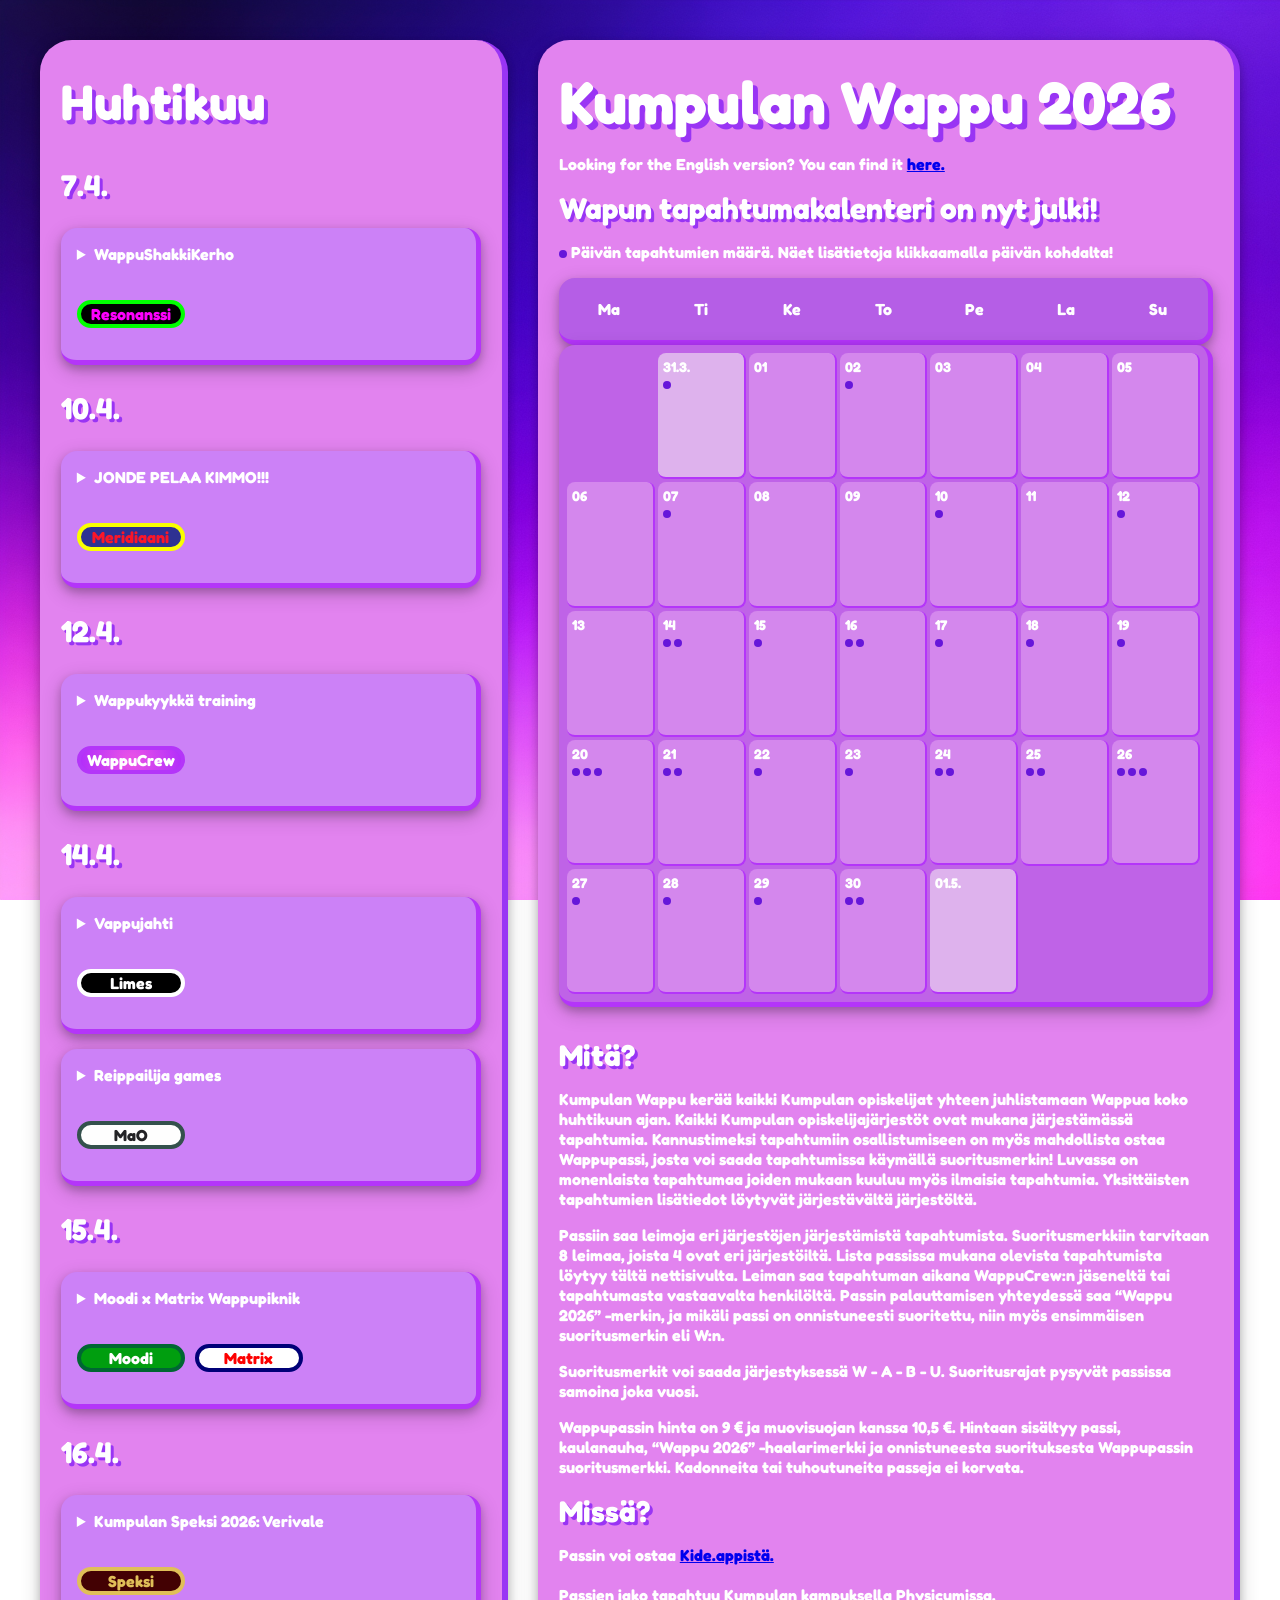
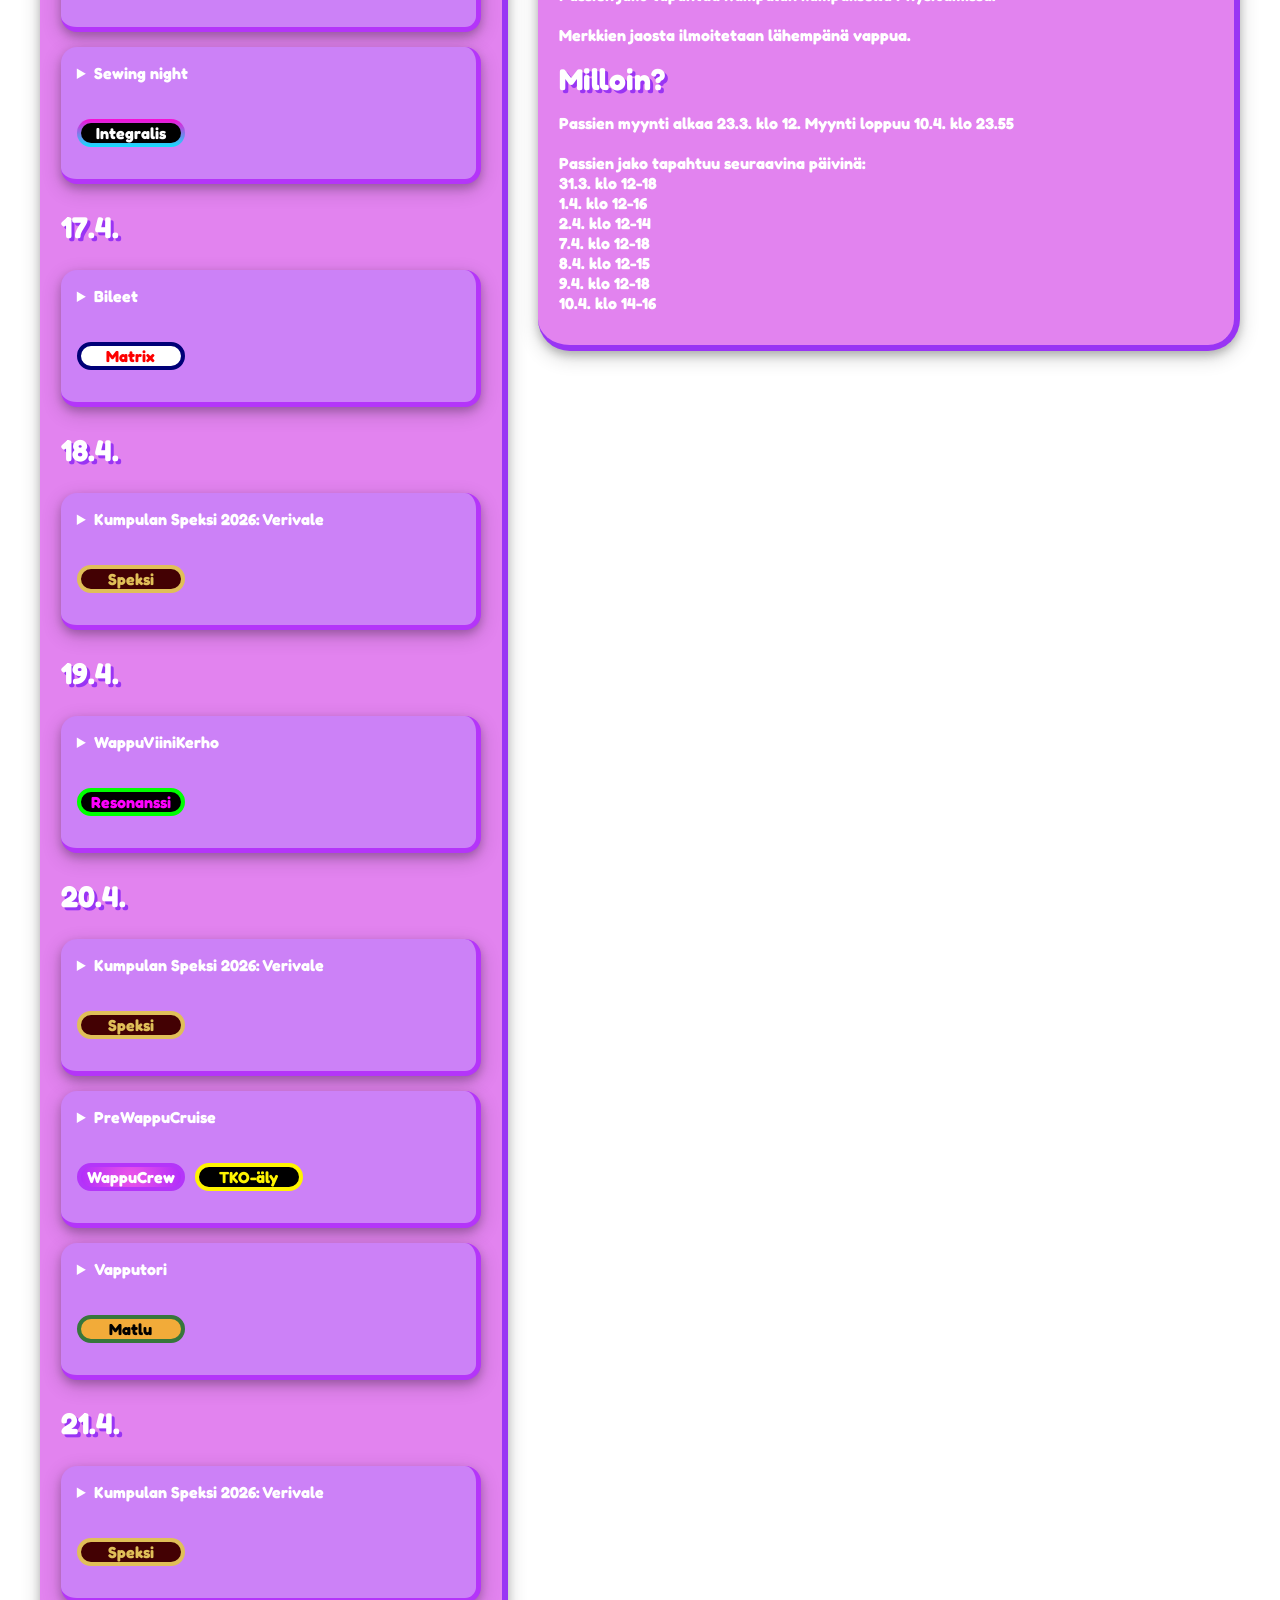
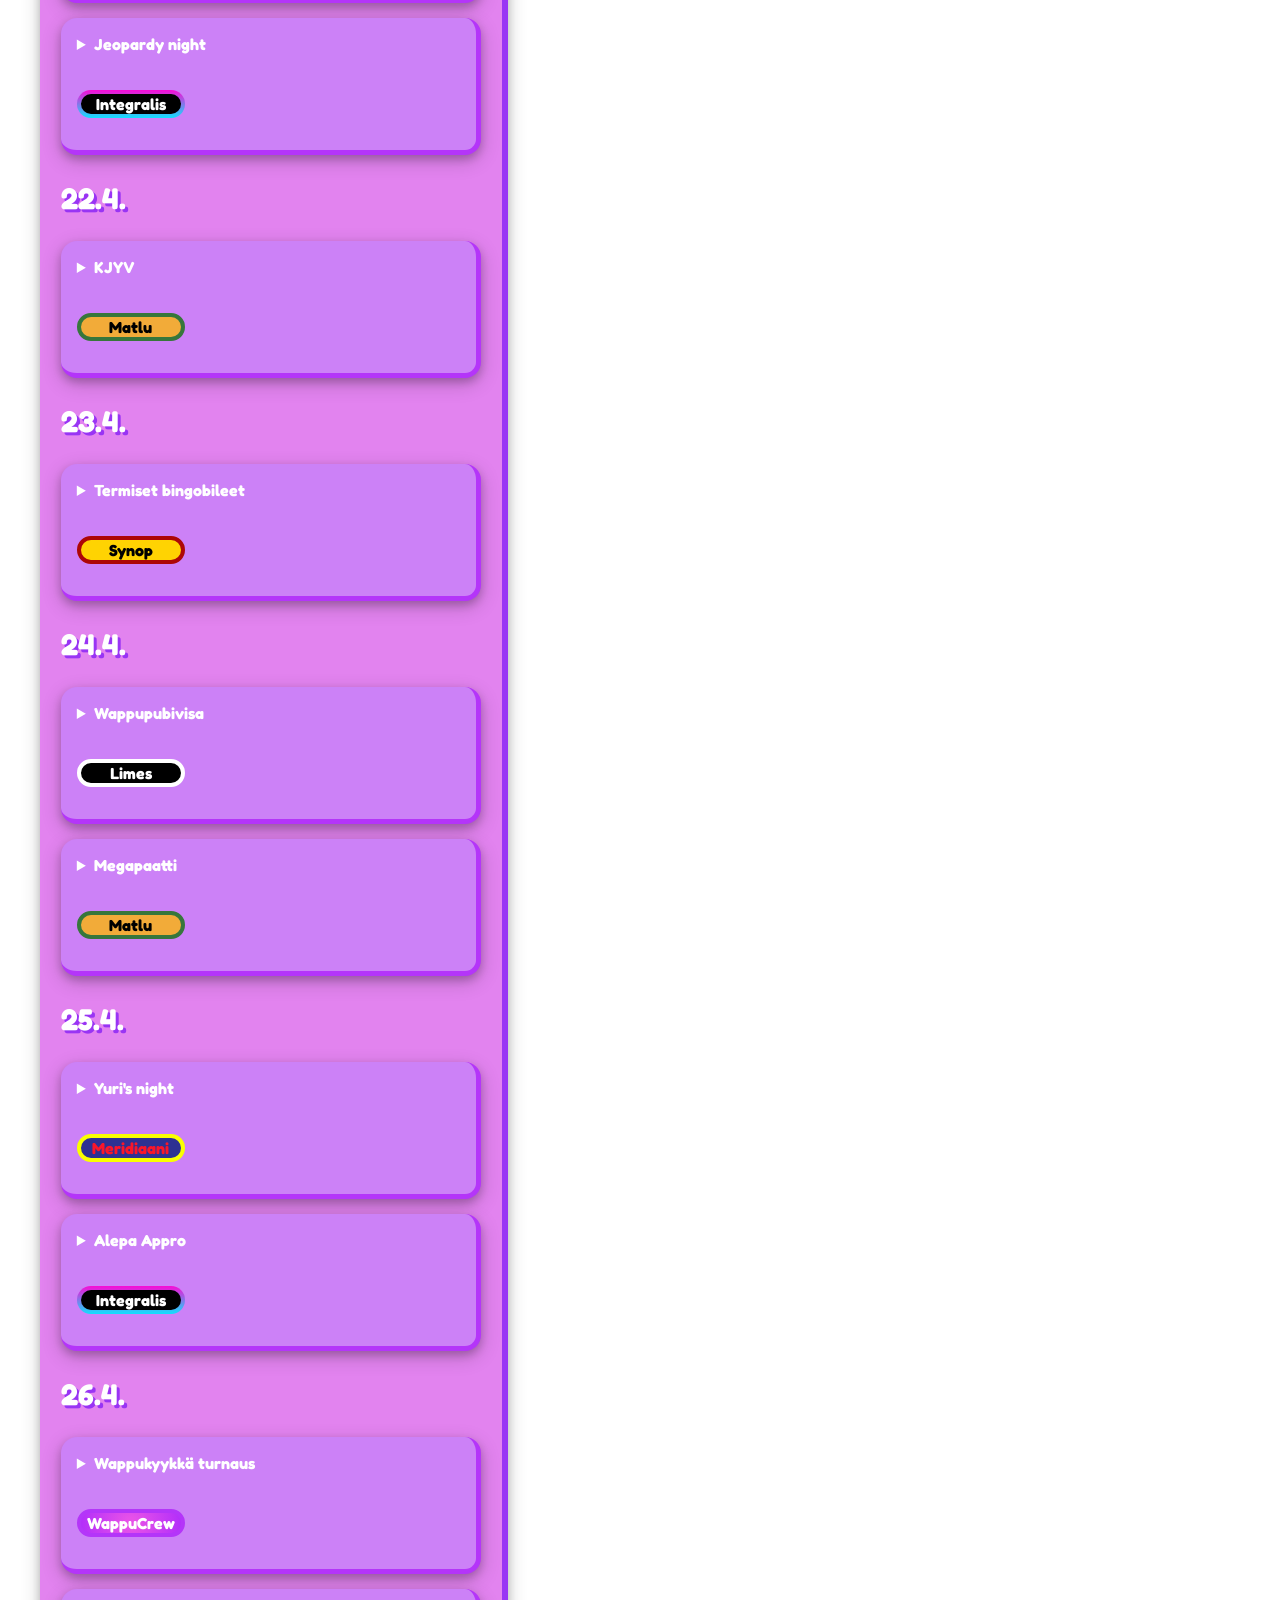
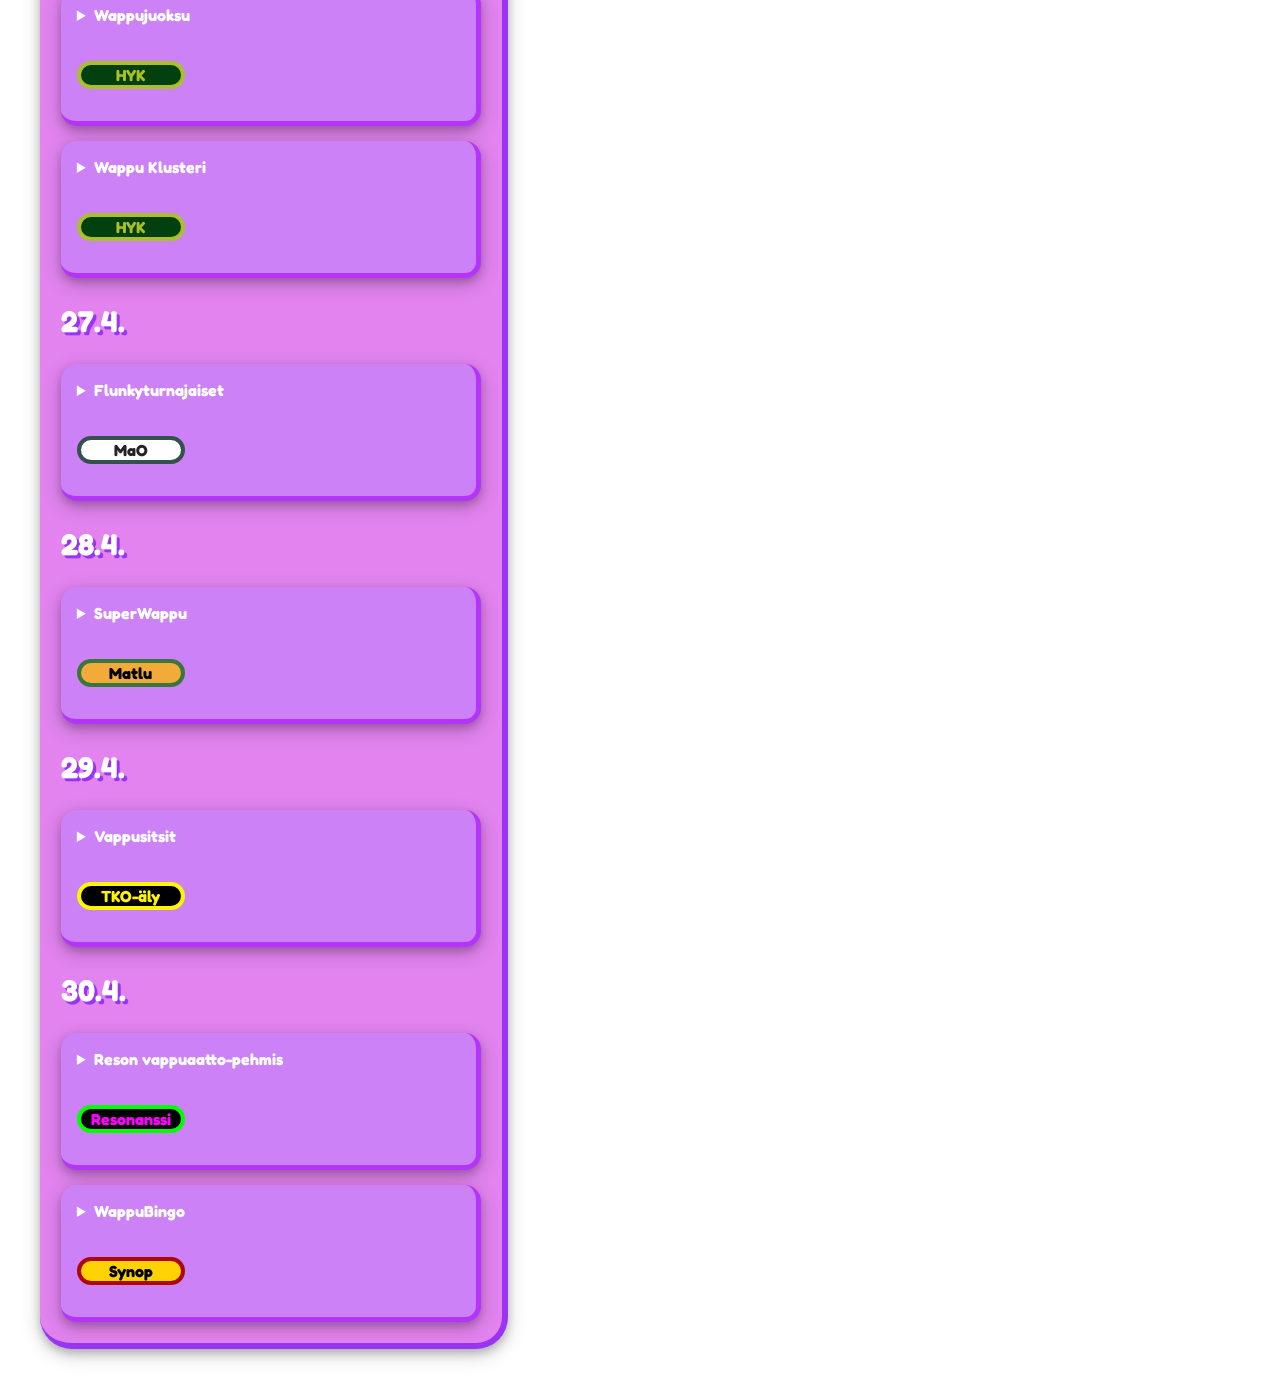
<file: index.html>
<!DOCTYPE html>
<html>

  <head>
    <title>Kumpulan Wappu</title>
    <meta charset="UTF-8">
    <link rel="icon" href="static/kumpulanwappu.jpg">
    <link rel="stylesheet" href="static/style.css">
    <meta name="viewport" content="width=device-width, initial-scale=1.0">
  </head>

  <body>
    <div class="layout">
      <div class="eventbar">

        <h2 class="brandtext">Huhtikuu</h2>

        <h3 class="brandtext">7.4.</h3>

        <div class="eventcard">
          <details>
            <summary>
              WappuShakkiKerho<br><br>
              <div class="organisers">
                <p class="organisation resonanssi">Resonanssi</p>
              </div>
            </summary>
            <br>
            <div >
              <p>Milloin: </p>
              <p>Missä: Onkalo, Exactum A118</p>
            </div>
          </details>
        </div>

        <h3 class="brandtext">10.4.</h3>

        <div class="eventcard">
          <details>
            <summary>
              JONDE PELAA KIMMO!!!<br><br>
              <div class="organisers">
                <p class="organisation meridiaani">Meridiaani</p>
              </div>
            </summary>
            <br>
            <div >
              <p>Milloin: klo 18 alkaen</p>
              <p>Missä: Klusteri, Leppäsuonkatu 11</p>
            </div>
          </details>
        </div>

        <h3 class="brandtext">12.4.</h3>

        <div class="eventcard">
          <details>
            <summary>
              Wappukyykkä training<br><br>
              <div class="organisers">
                <p class="organisation wappucrew">WappuCrew</p>
              </div>
            </summary>
            <br>
            <div >
              <p>Save the date!</p>
            </div>
          </details>
        </div>

        <h3 class="brandtext">14.4.</h3>

        <div class="eventcard">
          <details>
            <summary>
              Vappujahti<br><br>
              <div class="organisers">
                <p class="organisation limes">Limes</p>
              </div>
            </summary>
            <br>
            <div >
              <p>Save the date!</p>
            </div>
          </details>
        </div>

        <div class="eventcard">
          <details>
            <summary>
              Reippailija games<br><br>
              <div class="organisers">
                <p class="organisation mao">MaO</p>
              </div>
            </summary>
            <br>
            <div >
              <p>Save the date!</p>
            </div>
          </details>
        </div>

        <h3 class="brandtext">15.4.</h3>

        <div class="eventcard">
          <details>
            <summary>
              Moodi x Matrix Wappupiknik<br><br>
              <div class="organisers">
                <p class="organisation moodi">Moodi</p>
                <p class="organisation matrix">Matrix</p>
              </div>
            </summary>
            <br>
            <div >
              <p>Save the date!</p>
            </div>
          </details>
        </div>

        <h3 class="brandtext">16.4.</h3>

        <div class="eventcard">
          <details>
            <summary>
              Kumpulan Speksi 2026: Verivale<br><br>
              <div class="organisers">
                <p class="organisation speksi">Speksi</p>
              </div>
            </summary>
            <br>
            <div >
              <p>Milloin: Esitys alkaa klo 19, sisään pääsee klo 18</p>
              <p>Missä: Helsingin suomalainen yhteiskoulu, Isonnevantie 8, 00320 Helsinki</p>
              <a href="https://kide.app/events/7328fa9b-f498-4e4a-a1f0-10e9d6af6047">Liput ja tarkemmat tiedot</a>
            </div>
          </details>
        </div>

        <div class="eventcard">
          <details>
            <summary>
              Sewing night<br><br>
              <div class="organisers">
                <p class="organisation integralis">Integralis</p>
              </div>
            </summary>
            <br>
            <div >
              <p>Milloin: klo 18 alkaen</p>
              <p>Missä: Klusteri, Leppäsuonkatu 11</p>
            </div>
          </details>
        </div>

        <h3 class="brandtext">17.4.</h3>

        <div class="eventcard">
          <details>
            <summary>
              Bileet<br><br>
              <div class="organisers">
                <p class="organisation matrix">Matrix</p>
              </div>
            </summary>
            <br>
            <div >
              <p>Save the date!</p>
            </div>
          </details>
        </div>

        <h3 class="brandtext">18.4.</h3>

        <div class="eventcard">
          <details>
            <summary>
              Kumpulan Speksi 2026: Verivale<br><br>
              <div class="organisers">
                <p class="organisation speksi">Speksi</p>
              </div>
            </summary>
            <br>
            <div >
              <p>Milloin: Esitys alkaa klo 13, sisään pääsee klo 12</p>
              <p>Missä: Helsingin suomalainen yhteiskoulu, Isonnevantie 8, 00320 Helsinki</p>
              <a href="https://kide.app/events/bb51d1de-6845-4ee6-9e7d-4073ed94478b">Liput ja tarkemmat tiedot</a>
            </div>
          </details>
        </div>

        <h3 class="brandtext">19.4.</h3>

        <div class="eventcard">
          <details>
            <summary>
              WappuViiniKerho<br><br>
              <div class="organisers">
                <p class="organisation resonanssi">Resonanssi</p>
              </div>
            </summary>
            <br>
            <div >
              <p>Save the date!</p>
            </div>
          </details>
        </div>

        <h3 class="brandtext">20.4.</h3>

        <div class="eventcard">
          <details>
            <summary>
              Kumpulan Speksi 2026: Verivale<br><br>
              <div class="organisers">
                <p class="organisation speksi">Speksi</p>
              </div>
            </summary>
            <br>
            <div >
              <p>Milloin: Esitys alkaa klo 19, sisään pääsee klo 18</p>
              <p>Missä: Helsingin suomalainen yhteiskoulu, Isonnevantie 8, 00320 Helsinki</p>
              <a href="https://kide.app/events/e95b4096-d133-4bed-a280-bac741251e9d">Liput ja tarkemmat tiedot</a>
            </div>
          </details>
        </div>

        <div class="eventcard">
          <details>
            <summary>
              PreWappuCruise<br><br>
              <div class="organisers">
                <p class="organisation wappucrew">WappuCrew</p>
                <p class="organisation tko-aly">TKO-äly</p>
              </div>
            </summary>
            <br>
            <div >
              <p>MITÄ: PreWappuCruise</p>
              <p>MISSÄ: Itämerellä / Länsiterminaali 2</p>
              <p>MILLOIN: 20.4.2026 klo 13-21, jatkot klo 21.30-></p>
              <p>MIKSI: Vuoden parhaat poikkitieteelliset sitsit!</p>
              <p>HINTA: 47€</p>
              <p>MUKAAN: Passi tai henkilökortti (ajokortti ei käy)</p>
              <p>DC: Haalarit ja Wappu</p>
              <a href="https://tietokilta.fi/fi/tapahtumat/prewappucruise">Lisätietoja</a>
            </div>
          </details>
        </div>

        <div class="eventcard">
          <details>
            <summary>
              Vapputori<br><br>
              <div class="organisers">
                <p class="organisation matlu">Matlu</p>
              </div>
            </summary>
            <br>
            <div >
              <p>Save the date!</p>
            </div>
          </details>
        </div>

        <h3 class="brandtext">21.4.</h3>

        <div class="eventcard">
          <details>
            <summary>
              Kumpulan Speksi 2026: Verivale<br><br>
              <div class="organisers">
                <p class="organisation speksi">Speksi</p>
              </div>
            </summary>
            <br>
            <div >
              <p>Milloin: Esitys alkaa klo 19, sisään pääsee klo 18</p>
              <p>Missä: Helsingin suomalainen yhteiskoulu, Isonnevantie 8, 00320 Helsinki</p>
              <a href="https://kide.app/events/eda6aaba-438a-48d8-abe2-d0dfd83ae97d">Liput ja tarkemmat tiedot</a>
            </div>
          </details>
        </div>

        <div class="eventcard">
          <details>
            <summary>
              Jeopardy night<br><br>
              <div class="organisers">
                <p class="organisation integralis">Integralis</p>
              </div>
            </summary>
            <br>
            <div >
              <p>Save the date!</p>
            </div>
          </details>
        </div>

        <h3 class="brandtext">22.4.</h3>

        <div class="eventcard">
          <details>
            <summary>
              KJYV<br><br>
              <div class="organisers">
                <p class="organisation matlu">Matlu</p>
              </div>
            </summary>
            <br>
            <div >
              <p>Missä: Kumpula</p>
            </div>
          </details>
        </div>

        <h3 class="brandtext">23.4.</h3>
        <div class="eventcard">
          <details>
            <summary>
              Termiset bingobileet<br><br>
              <div class="organisers">
                <p class="organisation synop">Synop</p>
              </div>
            </summary>
            <br>
            <div >
              <p>Save the date!</p>
            </div>
          </details>
        </div>

        <h3 class="brandtext">24.4.</h3>

        <div class="eventcard">
          <details>
            <summary>
              Wappupubivisa<br><br>
              <div class="organisers">
                <p class="organisation limes">Limes</p>
              </div>
            </summary>
            <br>
            <div >
              <p>Save the date!</p>
            </div>
          </details>
        </div>

        <div class="eventcard">
          <details>
            <summary>
            Megapaatti<br><br>
              <div class="organisers">          
                <p class="organisation matlu">Matlu</p>
              </div>
            </summary>
            <br>
            <p>Save the date!</p>    
          </details>
        </div>


        <h3 class="brandtext">25.4.</h3>

        <div class="eventcard">
          <details>
            <summary>
              Yuri's night<br><br>
              <div class="organisers">
                <p class="organisation meridiaani">Meridiaani</p>
              </div>
            </summary>
            <br>
            <div >
              <p>Missä: Alina-sali, Mannerheimintie 5A</p>
            </div>
          </details>
        </div>

        <div class="eventcard">
          <details>
            <summary>
              Alepa Appro<br><br>
              <div class="organisers">
                <p class="organisation integralis">Integralis</p>
              </div>
            </summary>
            <br>
            <div >
              <p>Save the date!</p>
            </div>
          </details>
        </div>

        <h3 class="brandtext">26.4.</h3>

        <div class="eventcard">
          <details>
            <summary>
              Wappukyykkä turnaus<br><br>
              <div class="organisers">
                <p class="organisation wappucrew">WappuCrew</p>
              </div>
            </summary>
            <br>
            <div >
              <p>Save the date!</p>
            </div>
          </details>
        </div>

        <div class="eventcard">
          <details>
            <summary>
            Wappujuoksu<br><br>
              <div class="organisers">          
                <p class="organisation hyk">HYK</p>
              </div>
            </summary>
            <br>
            <p>Save the date!</p>    
          </details>
        </div>

        <div class="eventcard">
          <details>
            <summary>
            Wappu Klusteri<br><br>
              <div class="organisers">          
                <p class="organisation hyk">HYK</p>
              </div>
            </summary>
            <br>
            <p>Save the date!</p>    
          </details>
        </div>

        <h3 class="brandtext">27.4.</h3>

        <div class="eventcard">
          <details>
            <summary>
              Flunkyturnajaiset<br><br>
              <div class="organisers">
                <p class="organisation mao">MaO</p>
              </div>
            </summary>
            <br>
            <div >
              <p>Missä: Arabianranta</p>
            </div>
          </details>
        </div>


        <h3 class="brandtext">28.4.</h3>

        <div class="eventcard">
          <details>
            <summary>
              SuperWappu<br><br>
              <div class="organisers">
                <p class="organisation matlu">Matlu</p>
              </div>
            </summary>
            <br>
            <div >
              <p>Save the date!</p>
            </div>
          </details>
        </div>

        <h3 class="brandtext">29.4.</h3>

        <div class="eventcard">
          <details>
            <summary>
              Vappusitsit<br><br>
              <div class="organisers">
                <p class="organisation tko-aly">TKO-äly</p>
              </div>
            </summary>
            <br>
            <div >
              <p>Mitä: TKO-älyn perinteiset Vappusitsit</p>
              <p>Missä: Malmin työväentalo, Takaniitynkuja 9, 00780 Helsinki, Suomi</p>
              <p>Milloin: 29.4. klo 16:00</p>
              <a href="https://members.tko-aly.fi/calendar_events/view/2882">Linkki TKO-älyn tapahtumakalenteriin</a>
            </div>
          </details>
        </div>

        <h3 class="brandtext">30.4.</h3>

        <div class="eventcard">
          <details>
            <summary>
              Reson vappuaatto-pehmis<br><br>
              <div class="organisers">
                <p class="organisation resonanssi">Resonanssi</p>
              </div>
            </summary>
            <br>
            <div >
              <p>Save the date!</p>
            </div>
          </details>
        </div>

        <div class="eventcard">
          <details>
            <summary>
            WappuBingo<br><br>
              <div class="organisers">          
                <p class="organisation synop">Synop</p>
              </div>
            </summary>
            <br>
            <p>Save the date!</p>    
          </details>
        </div>


      </div>
      <div class="content">
        <h1 class="brandtext">Kumpulan Wappu 2026</h1>
        <p>Looking for the English version? You can find it <a href="english.html">here.</a></p>
        <h3 class="brandtext">Wapun tapahtumakalenteri on nyt julki!</h3>


        <p>
          <span class="dot"></span>   Päivän tapahtumien määrä. Näet lisätietoja klikkaamalla päivän kohdalta!
        </p>

        <div class="weeks">
          <div class="weekday"><p>Ma</p></div>
          <div class="weekday"><p>Ti</p></div>
          <div class="weekday"><p>Ke</p></div>
          <div class="weekday"><p>To</p></div>
          <div class="weekday"><p>Pe</p></div>
          <div class="weekday"><p>La</p></div>
          <div class="weekday"><p>Su</p></div>
        </div>


        <div class="calendarLayout">

          <div></div>

          <div class="calendarcell offseason" onclick="day31.showModal()">
            31.3.<br> <span class="dot"></span> 
          </div>

          <dialog id="day31" class="calendarpopup">
            <div class="modal-box">
              <div class="modal-action">
                <h3 class="brandtext">31.3.</h3>
                <h3>Wapun avajaiset</h3>
                <br>
                <div class="organisers">
                  <p class="organisation wappucrew">WappuCrew</p>
                </div>
                <br>
                <form method="dialog">
                  <button class="calendarbutton">Sulje</button>
                </form>
              </div>
            </div>
          </dialog>

          <div class="calendarcell" onclick="day1.showModal()">01</div>
          <dialog id="day1" class="calendarpopup">
            <div class="modal-box">
              <div class="modal-action">
                <h3 class="brandtext">1.4.</h3>
                <h3>Täällä ei ole mitään nähtävää</h3>
                <br>
                <form method="dialog">
                  <button class="calendarbutton">Sulje</button>
                </form>
              </div>
            </div>
          </dialog>

          <div class="calendarcell" onclick="day2.showModal()">
            02 <br> <span class="dot"></span> 
          </div>

          <dialog id="day2" class="calendarpopup">
            <div class="modal-box">
              <div class="modal-action">
                <h3 class="brandtext">2.4.</h3>
                <h3>Liikennevalositsit</h3>
                <div class="organisers">
                  <p class="organisation limes">Limes</p>
                </div>
                <br>
                <form method="dialog">
                  <button class="calendarbutton">Sulje</button>
                </form>
              </div>
            </div>
          </dialog>

          <div class="calendarcell">03</div>
          <dialog id="day3" class="calendarpopup">
            <div class="modal-box">
              <div class="modal-action">
                <form method="dialog">
                  <button class="calendarbutton">Sulje</button>
                </form>
              </div>
            </div>
          </dialog>

          <div class="calendarcell">04</div>
          <dialog id="day4" class="calendarpopup">
            <div class="modal-box">
              <div class="modal-action">
                <form method="dialog">
                  <button class="calendarbutton">Sulje</button>
                </form>
              </div>
            </div>
          </dialog>

          <div class="calendarcell">05</div>
          <dialog id="day5" class="calendarpopup">
            <div class="modal-box">
              <div class="modal-action">
                <form method="dialog">
                  <button class="calendarbutton">Sulje</button>
                </form>
              </div>
            </div>
          </dialog>

          <div class="calendarcell" onclick="day6.showModal()">06</div>
          <dialog id="day6" class="calendarpopup">
            <div class="modal-box">
              <div class="modal-action">
                <h3 class="brandtext">7</h3>
                <form method="dialog">
                  <button class="calendarbutton">Sulje</button>
                </form>
              </div>
            </div>
          </dialog>

          <div class="calendarcell" onclick="day7.showModal()">
            07 <br> <span class="dot"></span> 
          </div>
          <dialog id="day7" class="calendarpopup">
            <div class="modal-box">
              <div class="modal-action">
                <h3 class="brandtext">7.4.</h3>
                <h3>WappuShakkiKerho</h3>
                <div class="organisers">
                  <p class="organisation resonanssi">Resonanssi</p>
                </div>
                <br>
                <form method="dialog">
                  <button class="calendarbutton">Sulje</button>
                </form>
              </div>
            </div>
          </dialog>

          <div class="calendarcell">08</div>
          <dialog id="day8" class="calendarpopup">
            <div class="modal-box">
              <div class="modal-action">
                <form method="dialog">
                  <button class="calendarbutton">Sulje</button>
                </form>
              </div>
            </div>
          </dialog>

          <div class="calendarcell">09</div>
          <dialog id="day9" class="calendarpopup">
            <div class="modal-box">
              <div class="modal-action">
                <form method="dialog">
                  <button class="calendarbutton">Sulje</button>
                </form>
              </div>
            </div>
          </dialog>

          <div class="calendarcell" onclick="day10.showModal()">
            10 <br>  <span class="dot"></span> 
          </div>
          <dialog id="day10" class="calendarpopup">
            <div class="modal-box">
              <div class="modal-action">
                <h3 class="brandtext">10.4.</h3>
                <h3>JONDE PELAA KIMMO!!!</h3>
                <div class="organisers">
                  <p class="organisation meridiaani">Meridiaani</p>
                </div>
                <br>
                <form method="dialog">
                  <button class="calendarbutton">Sulje</button>
                </form>
              </div>
            </div>
          </dialog>

          <div class="calendarcell">11</div>
          <dialog id="day11" class="calendarpopup">
            <div class="modal-box">
              <div class="modal-action">
                <form method="dialog">
                  <button class="calendarbutton">Sulje</button>
                </form>
              </div>
            </div>
          </dialog>

          <div class="calendarcell" onclick="day12.showModal()">12 <br> <span class="dot"></span> 
          </div>
          <dialog id="day12" class="calendarpopup">
            <div class="modal-box">
              <div class="modal-action">
                <h3 class="brandtext">12.4.</h3>
                <h3>Wappukyykkä training</h3>
                <div class="organisers">
                  <p class="organisation wappucrew">WappuCrew</p>
                </div>
                <br>
                <form method="dialog">
                  <button class="calendarbutton">Sulje</button>
                </form>
              </div>
            </div>
          </dialog>

          <div class="calendarcell">13</div>
          <dialog id="day13" class="calendarpopup">
            <div class="modal-box">
              <div class="modal-action">
                <form method="dialog">
                  <button class="calendarbutton">X</button>
                </form>
              </div>
            </div>
          </dialog>

          <div class="calendarcell" onclick="day14.showModal()">14<br><span class="dot"></span> <span class="dot"></span> </div>
          <dialog id="day14" class="calendarpopup">
            <div class="modal-box">
              <div class="modal-action">
                <h3 class="brandtext">14.4.</h3>
                <h3>Vappujahti</h3>
                <div class="organisers">
                  <p class="organisation limes">Limes</p>
                </div>
                <h3>Reippailija games</h3>
                <div class="organisers">
                  <p class="organisation mao">MaO</p>
                </div>
                <br>
                <form method="dialog">
                  <button class="calendarbutton">Sulje</button>
                </form>
              </div>
            </div>
          </dialog>

          <div class="calendarcell" onclick="day15.showModal()">
            15 <br> <span class="dot"></span> 
          </div>
          <dialog id="day15" class="calendarpopup">
            <div class="modal-box">
              <div class="modal-action">
                <h3 class="brandtext">15.4.</h3>
                <h3>Moodi x Matrix Wappupiknik</h3>
                <div class="organisers">
                  <p class="organisation moodi">Moodi</p>
                  <p class="organisation matrix">Matrix</p>
                </div>
                <br>
                <form method="dialog">
                  <button class="calendarbutton">Sulje</button>
                </form>
              </div>
            </div>
          </dialog>

          <div class="calendarcell" onclick="day16.showModal()">16 <br> <span class="dot"></span> <span class="dot"></span> 
          </div>
          <dialog id="day16" class="calendarpopup">
            <div class="modal-box">
              <div class="modal-action">
                <h3 class="brandtext">16.4.</h3>
                <h3>Kumpulan Speksi 2026: Verivale</h3>
                <div class="organisers">
                  <p class="organisation speksi">Speksi</p>
                </div>
                <h3>Sewing night</h3>
                <div class="organisers">
                  <p class="organisation integralis">Integralis</p>
                </div>
                <br>
                <form method="dialog">
                  <button class="calendarbutton">Sulje</button>
                </form>
              </div>
            </div>
          </dialog>

          <div class="calendarcell" onclick="day17.showModal()">17 <br> <span class="dot"></span> 
          </div>
          <dialog id="day17" class="calendarpopup">
            <div class="modal-box">
              <div class="modal-action">
                <h3 class="brandtext">17.4.</h3>
                <h3>Bileet</h3>
                <div class="organisers">
                  <p class="organisation matrix">Matrix</p>
                </div>
                <br>
                <form method="dialog">
                  <button class="calendarbutton">Sulje</button>
                </form>
              </div>
            </div>
          </dialog>

          <div class="calendarcell" onclick="day18.showModal()">18 <br> <span class="dot"></span> 
          </div>

          <dialog id="day18" class="calendarpopup">
            <div class="modal-box">
              <div class="modal-action">
                <h3 class="brandtext">18.4.</h3>
                <h3>Kumpulan Speksi 2026: Verivale</h3>
                <div class="organisers">
                  <p class="organisation speksi">Speksi</p>
                </div>
                <br>
                <form method="dialog">
                  <button class="calendarbutton">Sulje</button>
                </form>
              </div>
            </div>
          </dialog>

          <div class="calendarcell" onclick="day19.showModal()">19 <br> <span class="dot"></span> 
          </div>
          <dialog id="day19" class="calendarpopup">
            <div class="modal-box">
              <div class="modal-action">
                <h3 class="brandtext">19.4.</h3>
                <h3>WappuViiniKerho</h3>
                <div class="organisers">
                  <p class="organisation resonanssi">Resonanssi</p>
                </div>
                <br>
                <form method="dialog">
                  <button class="calendarbutton">Sulje</button>
                </form>
              </div>
            </div>
          </dialog>

          <div class="calendarcell" onclick="day20.showModal()">20<br><span class="dot"></span> <span class="dot"></span> <span class="dot"></span> <br>
          </div>

          <dialog id="day20" class="calendarpopup">
            <div class="modal-box">
              <div class="modal-action">
                <h3 class="brandtext">20.4.</h3>
                <h3>Kumpulan Speksi 2026: Verivale</h3>
                <div class="organisers">
                  <p class="organisation speksi">Speksi</p>
                </div>
                <h3>PreWappuCruise</h3>
                <div class="organisers">
                  <p class="organisation wappucrew">WappuCrew</p>
                  <p class="organisation tko-aly">TKO-äly</p>
                </div>
                <h3>Vapputori</h3>
                <div class="organisers">
                  <p class="organisation matlu">Matlu</p>
                </div>
                <br>
                <form method="dialog">
                  <button class="calendarbutton">Sulje</button>
                </form>
              </div>
            </div>
          </dialog>

          <div class="calendarcell" onclick="day21.showModal()">21 <br> <span class="dot"></span> <span class="dot"></span> 
          </div>

          <dialog id="day21" class="calendarpopup">
            <div class="modal-box">
              <div class="modal-action">
                <h3 class="brandtext">21.4.</h3>
                <h3>Kumpulan Speksi 2026: Verivale</h3>
                <div class="organisers">
                  <p class="organisation speksi">Speksi</p>
                </div>
                <h3>Jeopardy night</h3>
                <div class="organisers">
                  <p class="organisation integralis">Integralis</p>
                </div>
                <br>
                <form method="dialog">
                  <button class="calendarbutton">Sulje</button>
                </form>
              </div>
            </div>
          </dialog>

          <div class="calendarcell" onclick="day22.showModal()">22 <br> <span class="dot"></span> 
          </div>
          <dialog id="day22" class="calendarpopup">
            <div class="modal-box">
              <div class="modal-action">
                <h3 class="brandtext">22.4.</h3>
                <h3>KJYV</h3>
                <div class="organisers">
                  <p class="organisation matlu">Matlu</p>
                </div>
                <br>
                <form method="dialog">
                  <button class="calendarbutton">Sulje</button>
                </form>
              </div>
            </div>
          </dialog>

          <div class="calendarcell" onclick="day23.showModal()">23<br><span class="dot"></span> </div>
          <dialog id="day23" class="calendarpopup">
            <div class="modal-box">
              <h3 class="brandtext">23.4.</h3>
              <h3>Termiset bingobileet</h3>
              <div class="organisers">
                <p class="organisation synop">Synop</p>
              </div>
              <br>
              <form method="dialog">
                <button class="calendarbutton">Sulje</button>
              </form>
            </div>
          </dialog>

          <div class="calendarcell" onclick="day24.showModal()">24 <br> <span class="dot"></span> <span class="dot"></span> 
          </div>
          <dialog id="day24" class="calendarpopup">
            <div class="modal-box">
              <div class="modal-action">
                <h3 class="brandtext">24.4.</h3>
                <h3>Wappupubivisa</h3>
                <div class="organisers">
                  <p class="organisation limes">Limes</p>
                </div>

                <h3>Megapaatti</h3>
                <div class="organisers">
                  <p class="organisation matlu">Matlu</p>
                </div>
                <br>
                <form method="dialog">
                  <button class="calendarbutton">Sulje</button>
                </form>
              </div>
            </div>
          </dialog>

          <div class="calendarcell" onclick="day25.showModal()">25 <br> <span class="dot"></span> <span class="dot"></span> 
          </div>
          <dialog id="day25" class="calendarpopup">
            <div class="modal-box">
              <div class="modal-action">
                <h3 class="brandtext">25.4.</h3>
                <h3>Yuri's night</h3>
                <div class="organisers">
                  <p class="organisation meridiaani">Meridiaani</p>
                </div>
                <h3>Alepa Appro</h3>
                <div class="organisers">
                  <p class="organisation integralis">Integralis</p>
                </div>
                <br>
                <form method="dialog">
                  <button class="calendarbutton">Sulje</button>
                </form>
              </div>
            </div>
          </dialog>

          <div class="calendarcell" onclick="day26.showModal()">26 <br> <span class="dot"></span> <span class="dot"></span> <span class="dot"></span> 
          </div>
          <dialog id="day26" class="calendarpopup">
            <div class="modal-box">
              <div class="modal-action">
                <h3 class="brandtext">26.4.</h3>
                <h3>Wappukyykkäturnaus</h3>
                <div class="organisers">
                  <p class="organisation wappucrew">WappuCrew</p>
                </div>

                <h3>Wappujuoksu</h3>
                <div class="organisers">
                  <p class="organisation hyk">HYK</p>
                </div>

                <h3>Wappu Klusteri</h3>
                <div class="organisers">
                  <p class="organisation hyk">HYK</p>
                </div>
                <br>
                <form method="dialog">
                  <button class="calendarbutton">Sulje</button>
                </form>
              </div>
            </div>
          </dialog>

          <div class="calendarcell" onclick="day27.showModal()">27 <br> <span class="dot"></span> </div>
          <dialog id="day27" class="calendarpopup">
            <div class="modal-box">
              <div class="modal-action">
                <h3 class="brandtext">27.4.</h3>
                <h3>Flunkyturnajaiset</h3>
                <div class="organisers">
                  <p class="organisation mao">MaO</p>
                </div>
                <br>
                <form method="dialog">
                  <button class="calendarbutton">Sulje</button>
                </form>
              </div>
            </div>
          </dialog>

          <div class="calendarcell" onclick="day28.showModal()">28 <br> <span class="dot"></span> 
          </div>
          <dialog id="day28" class="calendarpopup">
            <div class="modal-box">
              <div class="modal-action">
                <h3 class="brandtext">28.4.</h3>
                <h3>SuperWappu</h3>
                <div class="organisers">
                  <p class="organisation matlu">Matlu</p>
                </div>
                <br>
                <form method="dialog">
                  <button class="calendarbutton">Sulje</button>
                </form>
              </div>
            </div>
          </dialog>

          <div class="calendarcell" onclick="day29.showModal()">29 <br> <span class="dot"></span> 
          </div>

          <dialog id="day29" class="calendarpopup">
            <div class="modal-box">
              <div class="modal-action">
                <h3 class="brandtext">29.4.</h3>
                <h3>Vappusitsit</h3>
                <div class="organisers">
                  <p class="organisation tko-aly">TKO-äly</p>
                </div>
                <br>
                <form method="dialog">
                  <button class="calendarbutton">Sulje</button>
                </form>
              </div>
            </div>
          </dialog>

          <div class="calendarcell" onclick="day30.showModal()">30 <br> <span class="dot"></span> <span class="dot"></span> </div>
          <dialog id="day30" class="calendarpopup">
            <div class="modal-box">
              <div class="modal-action">
                <h3 class="brandtext">30.4.</h3>
                <h3>Reson vappuaatto-pehmis</h3>
                <div class="organisers">
                  <p class="organisation resonanssi">Resonanssi</p>
                </div>

                <h3>WappuBingo</h3>
                <div class="organisers">          
                  <p class="organisation synop">Synop</p>
                </div>
                <br>
                <form method="dialog">
                  <button class="calendarbutton">Sulje</button>
                </form>
              </div>
            </div>
          </dialog>

          <div class="calendarcell offseason" onclick="may1.showModal()">01.5.</div>

          <dialog id="may1" class="calendarpopup">
            <div class="modal-box">

              <div class="modal-action">
                <form method="dialog">
                  <h3>
                    Ulliksella tavataan!
                  </h3>
                  <button class="calendarbutton">Sulje</button>
                </form>
              </div>
            </div>
          </dialog>

        </div>
        <br>


        <h3 class="brandtext">Mitä?</h3>

        <p>
          Kumpulan Wappu kerää kaikki Kumpulan opiskelijat yhteen juhlistamaan Wappua koko huhtikuun ajan. Kaikki Kumpulan opiskelijajärjestöt ovat mukana järjestämässä tapahtumia. Kannustimeksi tapahtumiin osallistumiseen on myös mahdollista ostaa Wappupassi, josta voi saada tapahtumissa käymällä suoritusmerkin! Luvassa on monenlaista tapahtumaa joiden mukaan kuuluu myös ilmaisia tapahtumia. Yksittäisten tapahtumien lisätiedot löytyvät järjestävältä järjestöltä.
        </p>

        <p>
          Passiin saa leimoja eri järjestöjen järjestämistä tapahtumista. Suoritusmerkkiin tarvitaan 8 leimaa, joista 4 ovat eri järjestöiltä. Lista passissa mukana olevista tapahtumista löytyy tältä nettisivulta. Leiman saa tapahtuman aikana WappuCrew:n jäseneltä tai tapahtumasta vastaavalta henkilöltä. Passin palauttamisen yhteydessä saa “Wappu 2026” -merkin, ja mikäli passi on onnistuneesti suoritettu, niin myös ensimmäisen suoritusmerkin eli W:n.
        </p>

        <p>
          Suoritusmerkit voi saada järjestyksessä W - A - B - U. Suoritusrajat pysyvät passissa samoina joka vuosi.
        </p>

        <p>
          Wappupassin hinta on 9 € ja muovisuojan kanssa 10,5 €. Hintaan sisältyy passi, kaulanauha, “Wappu 2026” -haalarimerkki ja onnistuneesta suorituksesta Wappupassin suoritusmerkki. Kadonneita tai tuhoutuneita passeja ei korvata.
        </p>

        <h3 class="brandtext">Missä?</h3>

        <p>
          Passin voi ostaa <a href="https://kide.app/events/dd985467-dbd3-47be-b780-602be8c8a244">Kide.appistä.</a>
          <br><br>
          Passien jako tapahtuu Kumpulan kampuksella Physicumissa.
          <br><br>
          Merkkien jaosta ilmoitetaan lähempänä vappua.
        </p>

        <h3 class="brandtext">Milloin?</h3>
        <p>
          Passien myynti alkaa 23.3. klo 12. Myynti loppuu 10.4. klo 23.55
          <br><br>
          Passien jako tapahtuu seuraavina päivinä:<br>
          31.3. klo 12-18<br>
          1.4. klo 12-16<br>
          2.4. klo 12-14<br>
          7.4. klo 12-18<br>
          8.4. klo 12-15<br>
          9.4. klo 12-18<br>
          10.4. klo 14-16<br>

        </p>

      </div>
    </div>
  </body>
</html>
</file>
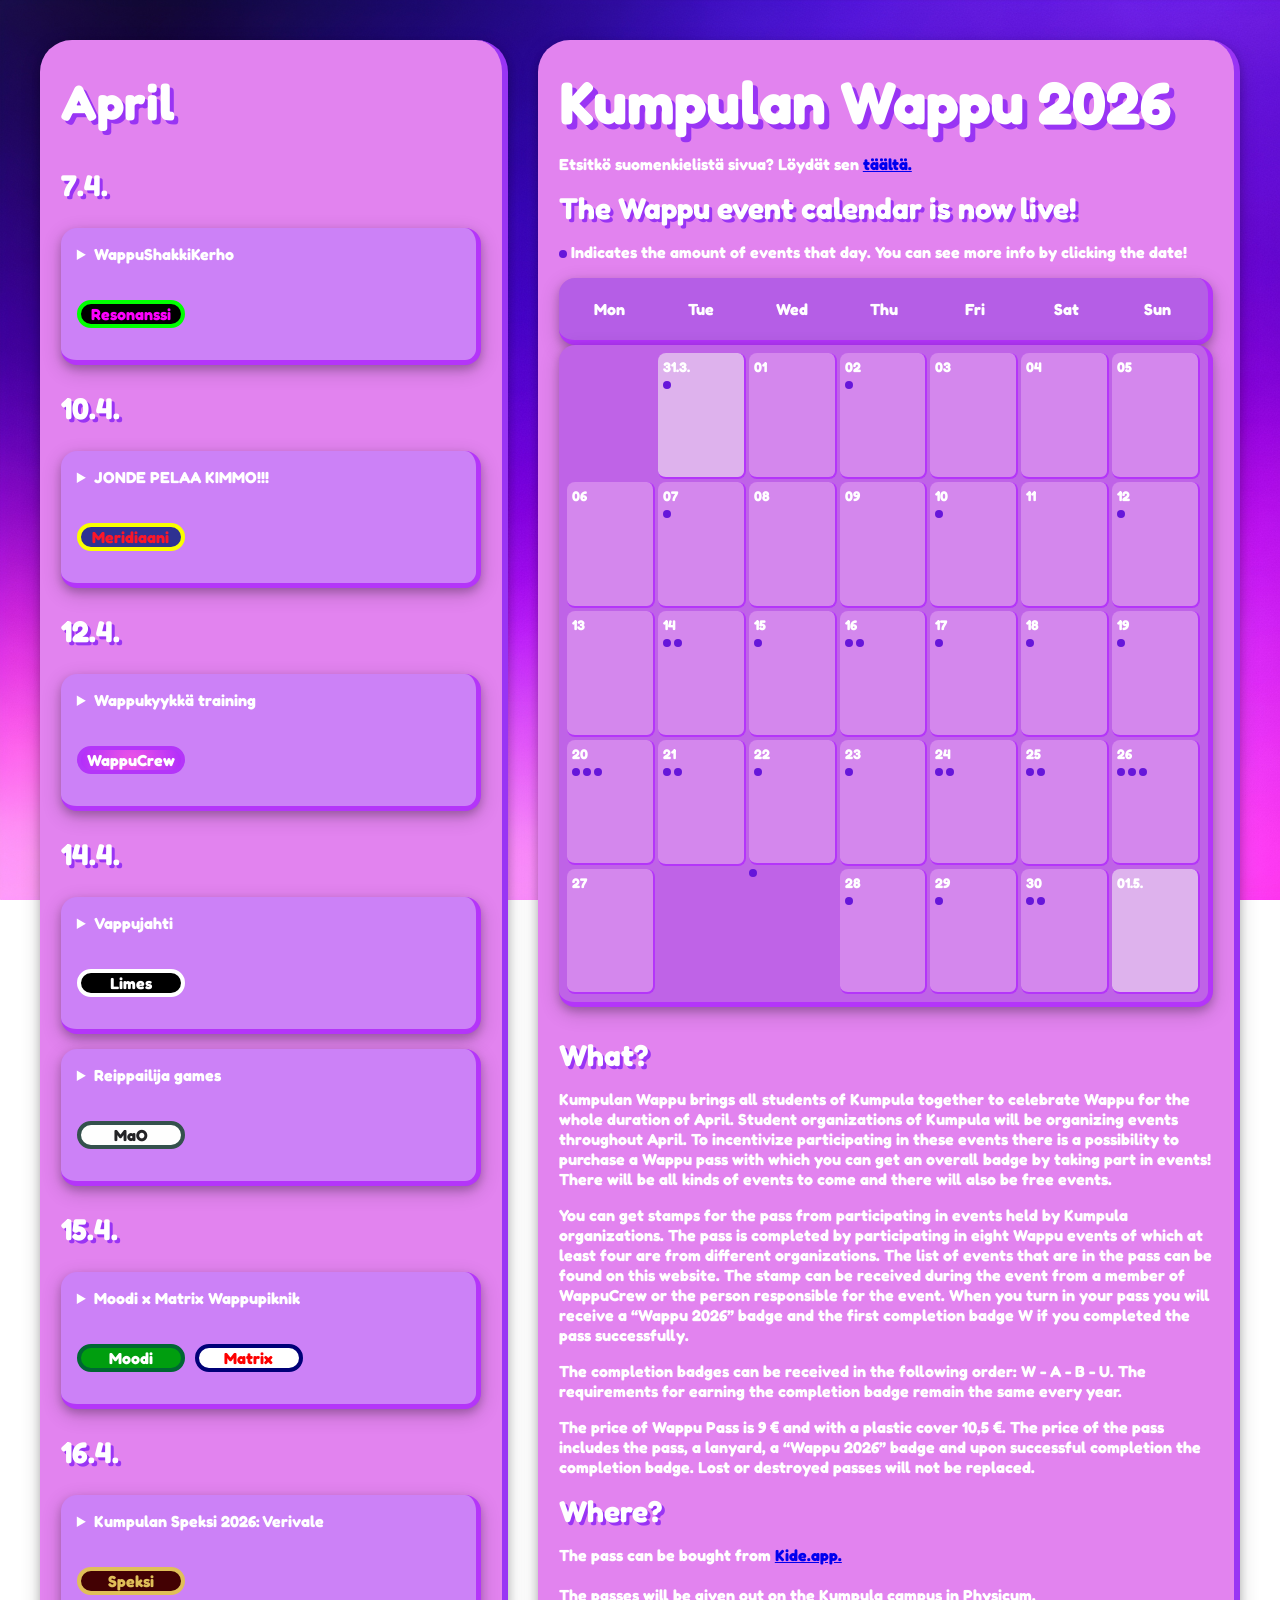
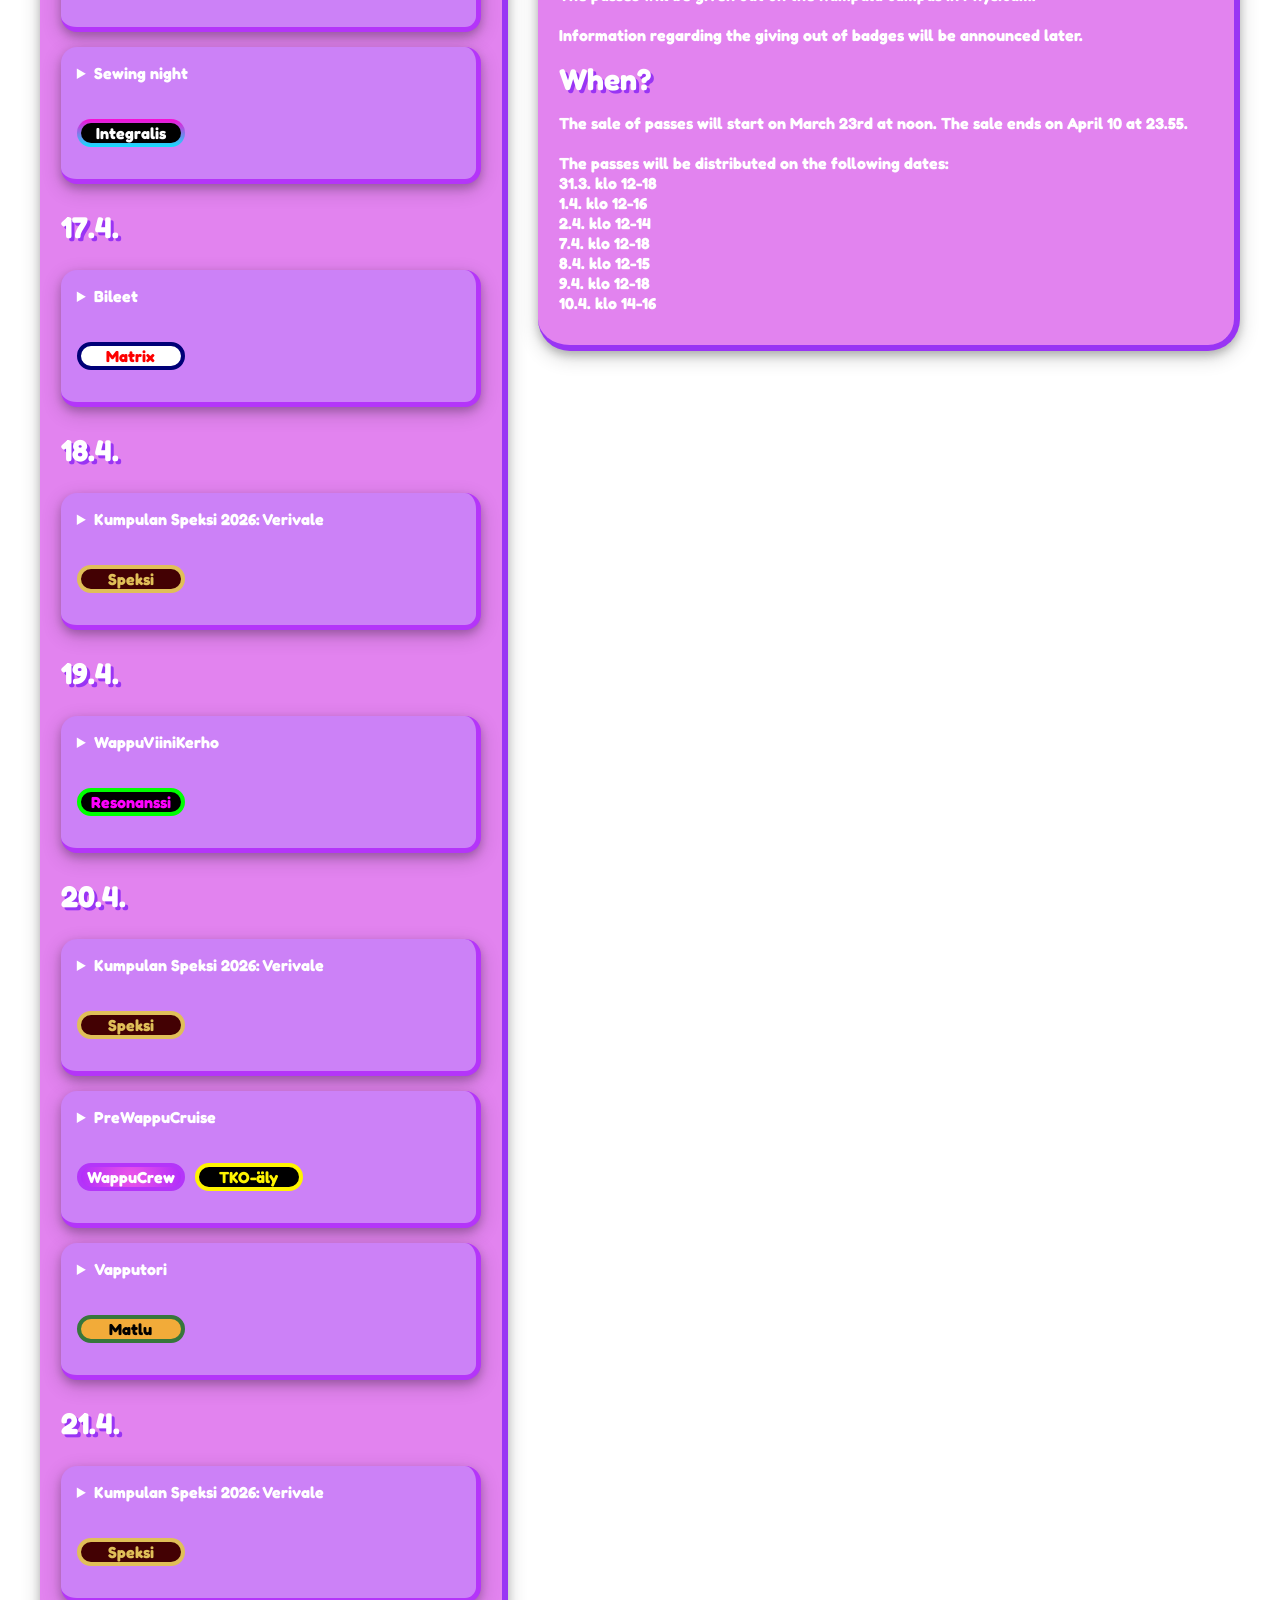
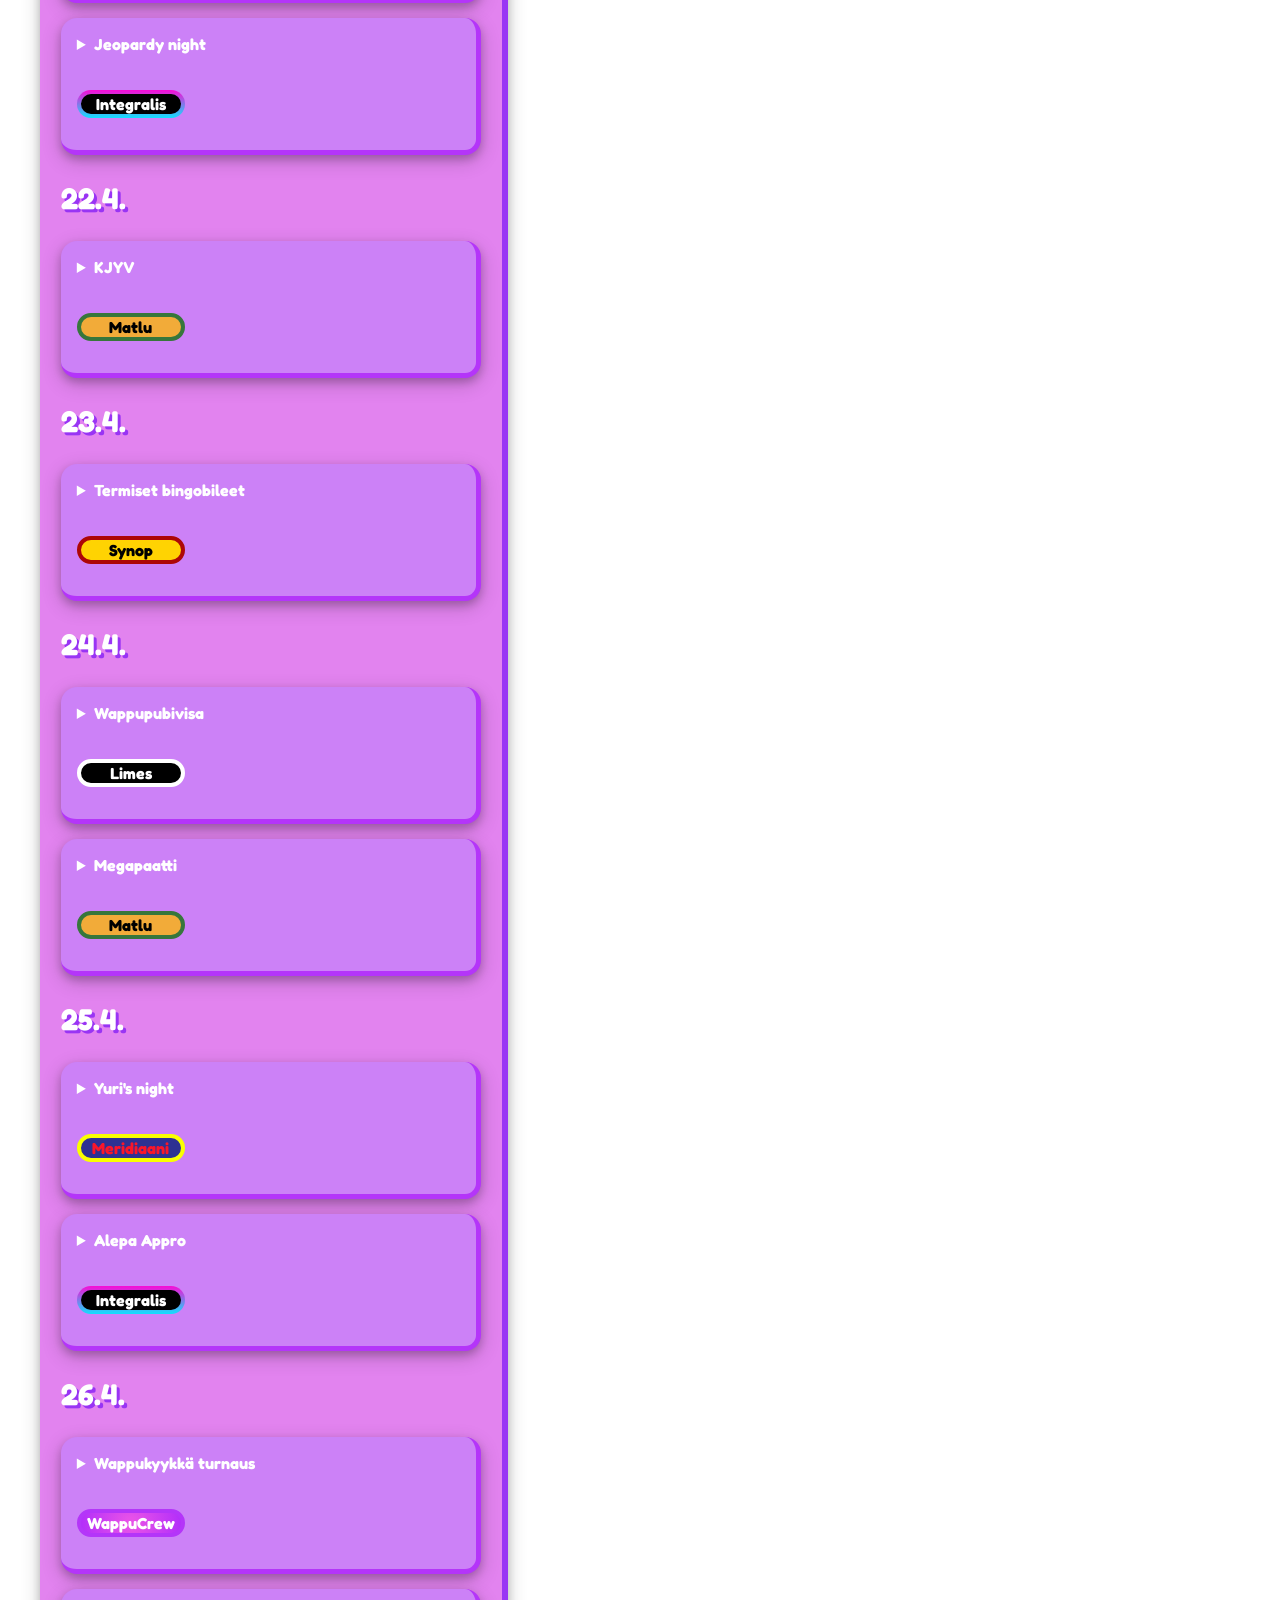
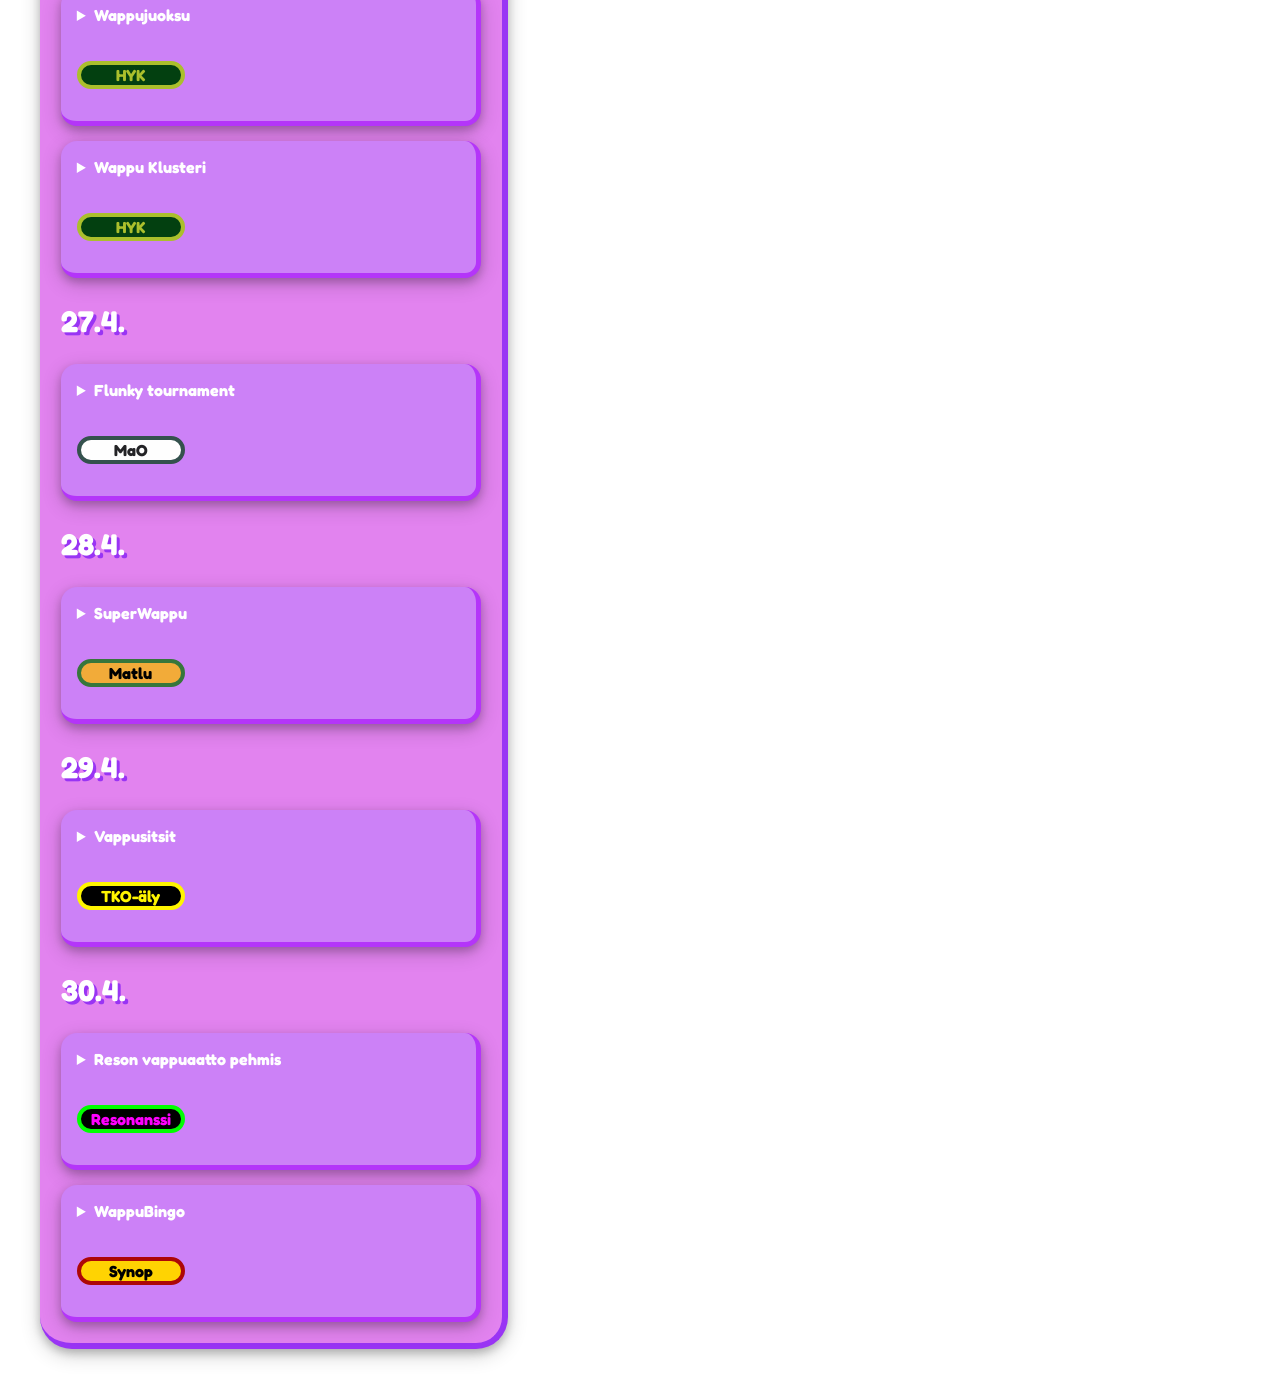
<file: english.html>
<!DOCTYPE html>
<html>

  <head>
  <title>Kumpulan Wappu</title>
    <meta charset="UTF-8">
    <link rel="icon" href="static/kumpulanwappu.jpg">
    <link rel="stylesheet" href="static/style.css">
    <meta name="viewport" content="width=device-width, initial-scale=1.0">
  </head>
  <body>
  <div class="background">
    
  <div class="layout">
    <div class="eventbar">

        <h2 class="brandtext">April</h2>
      
        <h3 class="brandtext">7.4.</h3>
      
        <div class="eventcard">
          <details>
            <summary>
              WappuShakkiKerho<br><br>
              <div class="organisers">          
              <p class="organisation resonanssi">Resonanssi</p>
              </div>
            </summary>
            <br>
            <div >
              <p>Where: Onkalo, Exactum A118</p>
            </div>
          </details>
    </div>
      
        <h3 class="brandtext">10.4.</h3>
      
        <div class="eventcard">
          <details>
            <summary>
            JONDE PELAA KIMMO!!!<br><br>
            <div class="organisers">          
        <p class="organisation meridiaani">Meridiaani</p>
        </div>
            </summary>
            <br>
          <div >
            <p>When: Starting at 6 PM</p>
            <p>Where: Klusteri, Leppäsuonkatu 11</p>
            </div>
          </details>
    </div>
      
      <h3 class="brandtext">12.4.</h3>
      
      <div class="eventcard">
          <details>
            <summary>
            Wappukyykkä training<br><br>
            <div class="organisers">          
        <p class="organisation wappucrew">WappuCrew</p>
        </div>
            </summary>
            <br>
          <div >
            <p>Save the date!</p>
            </div>
          </details>
    </div>
      
        <h3 class="brandtext">14.4.</h3>
      
      <div class="eventcard">
          <details>
            <summary>
            Vappujahti<br><br>
            <div class="organisers">          
        <p class="organisation limes">Limes</p>
        </div>
            </summary>
            <br>
          <div >
            <p>Save the date!</p>
            </div>
          </details>
    </div>
      
      <div class="eventcard">
          <details>
            <summary>
            Reippailija games<br><br>
            <div class="organisers">          
        <p class="organisation mao">MaO</p>
        </div>
            </summary>
            <br>
          <div >
            <p>Save the date!</p>
            </div>
          </details>
    </div>
      
        <h3 class="brandtext">15.4.</h3>
      
        <div class="eventcard">
          <details>
            <summary>
            Moodi x Matrix Wappupiknik<br><br>
            <div class="organisers">          
        <p class="organisation moodi">Moodi</p>
              <p class="organisation matrix">Matrix</p>
        </div>
            </summary>
            <br>
          <div >
            <p>Save the date!</p>
            </div>
          </details>
    </div>
      
        <h3 class="brandtext">16.4.</h3>
      
        <div class="eventcard">
          <details>
            <summary>
            Kumpulan Speksi 2026: Verivale<br><br>
            <div class="organisers">          
        <p class="organisation speksi">Speksi</p>
        </div>
            </summary>
            <br>
          <div >
            <p>When: Performance starts at 7 PM, Doors open at 6 PM</p>
            <p>Where: Helsingin suomalainen yhteiskoulu, Isonnevantie 8, 00320 Helsinki</p>
            <a href="https://kide.app/events/7328fa9b-f498-4e4a-a1f0-10e9d6af6047">Tickets and more info</a>
            </div>
          </details>
    </div>
      
        <div class="eventcard">
          <details>
            <summary>
            Sewing night<br><br>
            <div class="organisers">          
        <p class="organisation integralis">Integralis</p>
        </div>
            </summary>
            <br>
          <div >
            <p>When: Starting at 6 PM</p>
            <p>Where: Klusteri, Leppäsuonkatu 11</p>
            </div>
          </details>
    </div>
      
        <h3 class="brandtext">17.4.</h3>
        
        <div class="eventcard">
          <details>
            <summary>
            Bileet<br><br>
            <div class="organisers">          
        <p class="organisation matrix">Matrix</p>
        </div>
            </summary>
            <br>
          <div >
            <p>Save the date!</p>
            </div>
          </details>
    </div>
      
        <h3 class="brandtext">18.4.</h3>
        
        <div class="eventcard">
          <details>
            <summary>
            Kumpulan Speksi 2026: Verivale<br><br>
            <div class="organisers">          
        <p class="organisation speksi">Speksi</p>
        </div>
            </summary>
            <br>
          <div >
            <p>When: Performance starts at 1 PM, Doors open at noon</p>
            <p>Where: Helsingin suomalainen yhteiskoulu, Isonnevantie 8, 00320 Helsinki</p>
            <a href="https://kide.app/events/bb51d1de-6845-4ee6-9e7d-4073ed94478b">Tickets and more info</a>
            </div>
          </details>
    </div>
      
        <h3 class="brandtext">19.4.</h3>
      
        <div class="eventcard">
          <details>
            <summary>
            WappuViiniKerho<br><br>
            <div class="organisers">          
        <p class="organisation resonanssi">Resonanssi</p>
        </div>
            </summary>
            <br>
          <div >
            <p>Save the date!</p>
            </div>
          </details>
    </div>
      
        <h3 class="brandtext">20.4.</h3>
        
        <div class="eventcard">
          <details>
            <summary>
            Kumpulan Speksi 2026: Verivale<br><br>
            <div class="organisers">          
        <p class="organisation speksi">Speksi</p>
        </div>
            </summary>
            <br>
          <div >
            <p>When: Performance starts at 7 PM, Doors open at 6 PM</p>
            <p>Where: Helsingin suomalainen yhteiskoulu, Isonnevantie 8, 00320 Helsinki</p>
            <a href="https://kide.app/events/e95b4096-d133-4bed-a280-bac741251e9d">Tickets and more info</a>
            </div>
          </details>
    </div>
      
        <div class="eventcard">
          <details>
            <summary>
            PreWappuCruise<br><br>
            <div class="organisers">          
        <p class="organisation wappucrew">WappuCrew</p>
              <p class="organisation tko-aly">TKO-äly</p>
        </div>
            </summary>
            <br>
          <div >
            <p>WHAT: PreWappuCruise</p>
            <p>WHERE: Baltic Sea / Länsiterminaali 2</p>
            <p>WHEN: April 20, 2026, from 1:00 PM to 9:00 PM (Afterparty from 9:30 PM onwards)</p>
            <p>WHY: The best multidisciplinary sitz of the year!</p>
            <p>PRICE: 47€</p>
            <p>BRING: Passport or ID card (driving license is not valid)</p>
            <p>DC: Overalls & Wappu</p>
                        <a href="https://tietokilta.fi/fi/tapahtumat/prewappucruise">More info</a>
            </div>
          </details>
    </div>
      
        <div class="eventcard">
          <details>
            <summary>
            Vapputori<br><br>
            <div class="organisers">          
        <p class="organisation matlu">Matlu</p>
            </summary>
            <br>
          <div >
            <p>Save the date!</p>
            </div>
          </details>
    </div>
      
      <h3 class="brandtext">21.4.</h3>
      
      <div class="eventcard">
          <details>
            <summary>
            Kumpulan Speksi 2026: Verivale<br><br>
            <div class="organisers">          
        <p class="organisation speksi">Speksi</p>
        </div>
            </summary>
            <br>
          <div >
            <p>When: Performance starts at 7 PM, Doors open at 6 PM</p>
            <p>Where: Helsingin suomalainen yhteiskoulu, Isonnevantie 8, 00320 Helsinki</p>
            <a href="https://kide.app/events/eda6aaba-438a-48d8-abe2-d0dfd83ae97d">Tickets and more info</a>
            </div>
          </details>
    </div>
      
        <div class="eventcard">
          <details>
            <summary>
            Jeopardy night<br><br>
            <div class="organisers">          
        <p class="organisation integralis">Integralis</p>
        </div>
            </summary>
            <br>
          <div >
            <p>When: Starting at 6 PM</p>
            <p>Where: Klusteri, Leppäsuonkatu 11</p>
            </div>
          </details>
    </div>
      
      <h3 class="brandtext">22.4.</h3>
      
        <div class="eventcard">
          <details>
            <summary>
            KJYV<br><br>
            <div class="organisers">          
        <p class="organisation matlu">Matlu</p>
        </div>
            </summary>
            <br>
          <div >
            <p>Missä: Kumpula</p>
            </div>
          </details>
    </div>
      
      <h3 class="brandtext">23.4.</h3>
        <div class="eventcard">
          <details>
            <summary>
            Termiset bingobileet<br><br>
            <div class="organisers">          
        <p class="organisation synop">Synop</p>
        </div>
            </summary>
            <br>
          <div >
            <p>Save the date!</p>
            </div>
          </details>
    </div>
      
      <h3 class="brandtext">24.4.</h3>
      
        <div class="eventcard">
          <details>
            <summary>
            Wappupubivisa<br><br>
            <div class="organisers">          
        <p class="organisation limes">Limes</p>
        </div>
            </summary>
            <br>
          <div >
            <p>Save the date!</p>
            </div>
          </details>
        </div>

        <div class="eventcard">
          <details>
            <summary>
            Megapaatti<br><br>
              <div class="organisers">          
                <p class="organisation matlu">Matlu</p>
              </div>
            </summary>
            <br>
            <p>Save the date!</p>    
          </details>
        </div>

      
        <h3 class="brandtext">25.4.</h3>
      
        <div class="eventcard">
          <details>
            <summary>
            Yuri's night<br><br>
            <div class="organisers">          
        <p class="organisation meridiaani">Meridiaani</p>
        </div>
            </summary>
            <br>
          <div >
            <p>Where: Alina-sali, Mannerheimintie 5A</p>
            </div>
          </details>
    </div>
      
        <div class="eventcard">
          <details>
            <summary>
            Alepa Appro<br><br>
            <div class="organisers">          
        <p class="organisation integralis">Integralis</p>
        </div>
            </summary>
            <br>
          <div >
            <p>Save the date!</p>
            </div>
          </details>
    </div>
      
        <h3 class="brandtext">26.4.</h3>
      
        <div class="eventcard">
          <details>
            <summary>
            Wappukyykkä turnaus<br><br>
            <div class="organisers">          
        <p class="organisation wappucrew">WappuCrew</p>
        </div>
            </summary>
            <br>
          <div >
            <p>Save the date!</p>
            </div>
          </details>
        </div>

        <div class="eventcard">
          <details>
            <summary>
            Wappujuoksu<br><br>
              <div class="organisers">          
                <p class="organisation hyk">HYK</p>
              </div>
            </summary>
            <br>
            <p>Save the date!</p>    
          </details>
        </div>

        <div class="eventcard">
          <details>
            <summary>
            Wappu Klusteri<br><br>
              <div class="organisers">          
                <p class="organisation hyk">HYK</p>
              </div>
            </summary>
            <br>
            <p>Save the date!</p>    
          </details>
        </div>

        <h3 class="brandtext">27.4.</h3>

        <div class="eventcard">
          <details>
            <summary>
              Flunky tournament<br><br>
              <div class="organisers">
                <p class="organisation mao">MaO</p>
              </div>
            </summary>
            <br>
            <div >
              <p>Where: Arabianranta</p>
            </div>
          </details>
        </div>
      
        <h3 class="brandtext">28.4.</h3>
      
        <div class="eventcard">
          <details>
            <summary>
            SuperWappu<br><br>
            <div class="organisers">          
        <p class="organisation matlu">Matlu</p>
        </div>
            </summary>
            <br>
          <div >
            <p>Save the date!</p>
            </div>
          </details>
    </div>
      
        <h3 class="brandtext">29.4.</h3>
      
        <div class="eventcard">
          <details>
            <summary>
            Vappusitsit<br><br>
            <div class="organisers">          
        <p class="organisation tko-aly">TKO-äly</p>
        </div>
            </summary>
            <br>
          <div >
            <p>What: TKO-äly's traditional Vappusitsit</p>
            <p>When: 16:00 on April 29th</p>
            <p>Where: Malmin työväentalo, Takaniitynkuja 9, 00780 Helsinki, Finland</p>
            <a href="https://members.tko-aly.fi/calendar_events/view/2882">Link to TKO-äly's event calendar</a>
            </div>
          </details>
    </div>
      
      <h3 class="brandtext">30.4.</h3>
      
        <div class="eventcard">
          <details>
            <summary>
            Reson vappuaatto pehmis<br><br>
            <div class="organisers">          
        <p class="organisation resonanssi">Resonanssi</p>
        </div>
            </summary>
            <br>
          <div >
            <p>Save the date!</p>
            </div>
          </details>
        </div>
      
        <div class="eventcard">
          <details>
            <summary>
            WappuBingo<br><br>
              <div class="organisers">          
                <p class="organisation synop">Synop</p>
              </div>
            </summary>
            <br>
            <p>Save the date!</p>    
          </details>
        </div>
    
      

    

    </div>
    <div class="content">
      <h1 class="brandtext">Kumpulan Wappu 2026</h1>
          <p>
            Etsitkö suomenkielistä sivua? Löydät sen <a href="index.html">täältä.</a>
          </p>
          
          <h3 class="brandtext">The Wappu event calendar is now live!</h3>      
          <p>
            <span class="dot"></span>   Indicates the amount of events that day. You can see more info by clicking the date!
          </p>
          
      <div class="weeks">
      <div class="weekday"><p>Mon</p></div>
            <div class="weekday"><p>Tue</p></div>
            <div class="weekday"><p>Wed</p></div>
            <div class="weekday"><p>Thu</p></div>
            <div class="weekday"><p>Fri</p></div>
            <div class="weekday"><p>Sat</p></div>
            <div class="weekday"><p>Sun</p></div>
      </div>
          
      
          <div class="calendarLayout">

            <div></div>
            
            <div class="calendarcell offseason" onclick="day31.showModal()">            
              31.3.<br> <span class="dot"></span> 
      </div>
            
            <dialog id="day31" class="calendarpopup">
            <div class="modal-box">
              <div class="modal-action">
                  <h3 class="brandtext">31.3.</h3>
                  <h3>Wapun avajaiset</h3>
                  <br>
                    <div class="organisers">          
                <p class="organisation wappucrew">WappuCrew</p>
                </div>
                  <br>
              <form method="dialog">
                <button class="calendarbutton">Close</button>
              </form>
              </div>
            </div>
            </dialog>
            
        <div class="calendarcell" onclick="day1.showModal()">01</div>
              <dialog id="day1" class="calendarpopup">
                <div class="modal-box">
                  <div class="modal-action">
                    <h3 class="brandtext">1.4.</h3>
                    <h3>Nothing to see here</h3>
                    <br>
                    <form method="dialog">
                      <button class="calendarbutton">Close</button>
                    </form>
                  </div>
                </div>
              </dialog>
            
        <div class="calendarcell" onclick="day2.showModal()">
              02 <br> <span class="dot"></span> 
            </div>
            
            <dialog id="day2" class="calendarpopup">
            <div class="modal-box">
              <div class="modal-action">
                  <h3 class="brandtext">2.4.</h3>
                  <h3>Traffic light sitsit</h3>
                    <div class="organisers">          
                <p class="organisation limes">Limes</p>
                </div>
                  <br>
              <form method="dialog">
                <button class="calendarbutton">Close</button>
              </form>
              </div>
            </div>
            </dialog>
            
        <div class="calendarcell">03</div>
            <dialog id="day3" class="calendarpopup">
            <div class="modal-box">
              <div class="modal-action">
              <form method="dialog">
                <button class="calendarbutton">Close</button>
              </form>
              </div>
            </div>
            </dialog>
            
        <div class="calendarcell">04</div>
            <dialog id="day4" class="calendarpopup">
            <div class="modal-box">
              <div class="modal-action">
              <form method="dialog">
                <button class="calendarbutton">Close</button>
              </form>
              </div>
            </div>
            </dialog>
            
        <div class="calendarcell">05</div>        
            <dialog id="day5" class="calendarpopup">
            <div class="modal-box">               
              <div class="modal-action">
              <form method="dialog">
                <button class="calendarbutton">Close</button>
              </form>
              </div>
            </div>
            </dialog>
            
        <div class="calendarcell" onclick="day6.showModal()">06</div>          
            <dialog id="day6" class="calendarpopup">
            <div class="modal-box">               
              <div class="modal-action">
				<h3 class="brandtext">7</h3>
              <form method="dialog">
                <button class="calendarbutton">Close</button>
              </form>
              </div>
            </div>
            </dialog>
            
        <div class="calendarcell" onclick="day7.showModal()">
              07 <br> <span class="dot"></span> 
            </div>          
            <dialog id="day7" class="calendarpopup">
            <div class="modal-box">               
              <div class="modal-action">
                  <h3 class="brandtext">10.4.</h3>
                  <h3>WappuShakkiKerho</h3>
                    <div class="organisers">          
                <p class="organisation resonanssi">Resonanssi</p>
                </div>
                  <br>
              <form method="dialog">
                <button class="calendarbutton">Close</button>
              </form>
              </div>
            </div>
            </dialog>
            
        <div class="calendarcell">08</div>        
            <dialog id="day8" class="calendarpopup">
            <div class="modal-box">
              <div class="modal-action">
              <form method="dialog">
                <button class="calendarbutton">Close</button>
              </form>
              </div>
            </div>
            </dialog>
            
        <div class="calendarcell">09</div>          
            <dialog id="day9" class="calendarpopup">
            <div class="modal-box">
              <div class="modal-action">
              <form method="dialog">
                <button class="calendarbutton">Close</button>
              </form>
              </div>
            </div>
            </dialog>
            
        <div class="calendarcell" onclick="day10.showModal()">
              10 <br>  <span class="dot"></span>           
            </div>
            <dialog id="day10" class="calendarpopup">
            <div class="modal-box">
              <div class="modal-action">
                  <h3 class="brandtext">7.4.</h3>
                  <h3>JONDE PELAA KIMMO!!!</h3>
                    <div class="organisers">          
                <p class="organisation meridiaani">Meridiaani</p>
                </div>
                  <br>
              <form method="dialog">
                <button class="calendarbutton">Close</button>
              </form>
              </div>
            </div>
            </dialog>
            
        <div class="calendarcell">11</div>          
            <dialog id="day11" class="calendarpopup">
            <div class="modal-box">
              <div class="modal-action">
              <form method="dialog">
                <button class="calendarbutton">Close</button>
              </form>
              </div>
            </div>
            </dialog>
            
        <div class="calendarcell" onclick="day12.showModal()">12 <br> <span class="dot"></span> 
            </div>
            <dialog id="day12" class="calendarpopup">
            <div class="modal-box">
              <div class="modal-action">
                  <h3 class="brandtext">12.4.</h3>
                  <h3>Wappukyykkä training</h3>
                    <div class="organisers">          
                <p class="organisation wappucrew">WappuCrew</p>
                </div>
                  <br>
              <form method="dialog">
                <button class="calendarbutton">Close</button>
              </form>
              </div>
            </div>
            </dialog>
            
        <div class="calendarcell">13</div>          
            <dialog id="day13" class="calendarpopup">
            <div class="modal-box">
              <div class="modal-action">
              <form method="dialog">
                <button class="calendarbutton">X</button>
              </form>
              </div>
            </div>
            </dialog>
            
        <div class="calendarcell" onclick="day14.showModal()">14 <br><span class="dot"></span> <span class="dot"></span> </div>        
            <dialog id="day14" class="calendarpopup">
            <div class="modal-box">               
              <div class="modal-action">
                  <h3 class="brandtext">14.4.</h3>
                  <h3>Vappujahti</h3>
                    <div class="organisers">          
                      <p class="organisation limes">Limes</p>
                </div>
                  <h3>Reippailija games</h3>
                    <div class="organisers">          
                      <p class="organisation mao">MaO</p>
                </div>
                  <br>
              <form method="dialog">
                <button class="calendarbutton">Close</button>
              </form>
              </div>
            </div>
            </dialog>
            
        <div class="calendarcell" onclick="day15.showModal()">
              15 <br> <span class="dot"></span> 
            </div>          
            <dialog id="day15" class="calendarpopup">
            <div class="modal-box">              
              <div class="modal-action">
                  <h3 class="brandtext">15.4.</h3>
                  <h3>Moodi x Matrix Wappupiknik</h3>
                    <div class="organisers">          
                <p class="organisation moodi">Moodi</p>
                      <p class="organisation matrix">Matrix</p>
                </div>
                  <br>
              <form method="dialog">
                <button class="calendarbutton">Close</button>
              </form>
              </div>
            </div>
            </dialog>
            
        <div class="calendarcell" onclick="day16.showModal()">16 <br> <span class="dot"></span> <span class="dot"></span> 
            </div>          
            <dialog id="day16" class="calendarpopup">
            <div class="modal-box">               
              <div class="modal-action">
                  <h3 class="brandtext">16.4.</h3>
                  <h3>Kumpulan Speksi 2026: Verivale</h3>
                    <div class="organisers">          
                <p class="organisation speksi">Speksi</p>
                </div>
                  <h3>Sewing night</h3>
                    <div class="organisers">          
                <p class="organisation integralis">Integralis</p>
                </div>
                  <br>
              <form method="dialog">
                <button class="calendarbutton">Close</button>
              </form>
              </div>
            </div>
            </dialog>
            
        <div class="calendarcell" onclick="day17.showModal()">17 <br> <span class="dot"></span> 
            </div>          
            <dialog id="day17" class="calendarpopup">
            <div class="modal-box">               
              <div class="modal-action">
                  <h3 class="brandtext">17.4.</h3>
                  <h3>Bileet</h3>
                    <div class="organisers">          
                <p class="organisation matrix">Matrix</p>
                </div>
                  <br>
              <form method="dialog">
                <button class="calendarbutton">Close</button>
              </form>
              </div>
            </div>
            </dialog>
            
        <div class="calendarcell" onclick="day18.showModal()">18 <br> <span class="dot"></span> 
            </div>
            
            <dialog id="day18" class="calendarpopup">
            <div class="modal-box">              
              <div class="modal-action">
                  <h3 class="brandtext">18.4.</h3>
                  <h3>Kumpulan Speksi 2026: Verivale</h3>
                    <div class="organisers">          
                <p class="organisation speksi">Speksi</p>
                </div>
                  <br>
              <form method="dialog">
                <button class="calendarbutton">Close</button>
              </form>
              </div>
            </div>
            </dialog>
            
        <div class="calendarcell" onclick="day19.showModal()">19 <br> <span class="dot"></span> 
            </div>
            <dialog id="day19" class="calendarpopup">
            <div class="modal-box">
              <div class="modal-action">
                  <h3 class="brandtext">19.4.</h3>
                  <h3>WappuViiniKerho</h3>
                    <div class="organisers">          
                <p class="organisation resonanssi">Resonanssi</p>
                </div>
                  <br>
              <form method="dialog">
                <button class="calendarbutton">Close</button>
              </form>
              </div>
            </div>
            </dialog>
            
        <div class="calendarcell" onclick="day20.showModal()">20<br><span class="dot"></span> <span class="dot"></span> <span class="dot"></span> <br>
            </div>
            
            <dialog id="day20" class="calendarpopup">
            <div class="modal-box">               
              <div class="modal-action">
                  <h3 class="brandtext">20.4.</h3>
                  <h3>Kumpulan Speksi 2026: Verivale</h3>
                    <div class="organisers">          
                <p class="organisation speksi">Speksi</p>
                </div>
                  <h3>PreWappuCruise</h3>
                    <div class="organisers">          
                <p class="organisation wappucrew">WappuCrew</p>
                      <p class="organisation tko-aly">TKO-äly</p>
                </div>
                  <h3>Vapputori</h3>
                    <div class="organisers">          
                <p class="organisation matlu">Matlu</p>
                </div>
                  <br>
              <form method="dialog">
                <button class="calendarbutton">Close</button>
              </form>
              </div>
            </div>
            </dialog>
            
        <div class="calendarcell" onclick="day21.showModal()">21 <br> <span class="dot"></span> <span class="dot"></span> 
            </div>
            
            <dialog id="day21" class="calendarpopup">
            <div class="modal-box">               
              <div class="modal-action">
                  <h3 class="brandtext">21.4.</h3>
                  <h3>Kumpulan Speksi 2026: Verivale</h3>
                    <div class="organisers">          
                <p class="organisation speksi">Speksi</p>
                </div>
                  <h3>Jeopardy night</h3>
                    <div class="organisers">          
                <p class="organisation integralis">Integralis</p>
                </div>
                  <br>
              <form method="dialog">
                <button class="calendarbutton">Close</button>
              </form>
              </div>
            </div>
            </dialog>
            
        <div class="calendarcell" onclick="day22.showModal()">22 <br> <span class="dot"></span> 
            </div>          
            <dialog id="day22" class="calendarpopup">
            <div class="modal-box">
              <div class="modal-action">
                  <h3 class="brandtext">22.4.</h3>
                  <h3>KJYV</h3>
                    <div class="organisers">          
                <p class="organisation matlu">Matlu</p>
                </div>
                  <br>
              <form method="dialog">
                <button class="calendarbutton">Close</button>
              </form>
              </div>
            </div>
            </dialog>
            
        <div class="calendarcell" onclick="day23.showModal()">23<br><span class="dot"></span> </div>        
            <dialog id="day23" class="calendarpopup">
            <div class="modal-box">
              <h3 class="brandtext">23.4.</h3>
                  <h3>Termiset bingobileet</h3>
                    <div class="organisers">          
                <p class="organisation synop">Synop</p>
                </div>
                  <br>
              <form method="dialog">
                <button class="calendarbutton">Close</button>
              </form>
              </div>
            </dialog>
            
        <div class="calendarcell" onclick="day24.showModal()">24 <br> <span class="dot"></span> <span class="dot"></span>
            </div>      
            <dialog id="day24" class="calendarpopup">
            <div class="modal-box">
              <div class="modal-action">
                  <h3 class="brandtext">24.4.</h3>
                  <h3>Wappupubivisa</h3>
                  <div class="organisers">          
                    <p class="organisation limes">Limes</p>
                  </div>

                  <h3>Megapaatti</h3>
                  <div class="organisers">          
                    <p class="organisation matlu">Matlu</p>
                  </div>
                  <br>
              <form method="dialog">
                <button class="calendarbutton">Close</button>
              </form>
              </div>
            </div>
            </dialog>
            
        <div class="calendarcell" onclick="day25.showModal()">25 <br> <span class="dot"></span> <span class="dot"></span> 
            </div>
            <dialog id="day25" class="calendarpopup">
            <div class="modal-box">
              <div class="modal-action">
                  <h3 class="brandtext">25.4.</h3>
                  <h3>Yuri's night</h3>
                    <div class="organisers">          
                <p class="organisation meridiaani">Meridiaani</p>
                </div>
                  <h3>Alepa Appro</h3>
                    <div class="organisers">          
                <p class="organisation integralis">Integralis</p>
                </div>
                  <br>
              <form method="dialog">
                <button class="calendarbutton">Close</button>
              </form>
              </div>
            </div>
            </dialog>
            
        <div class="calendarcell" onclick="day26.showModal()">26 <br> <span class="dot"></span> <span class="dot"></span> <span class="dot"></span>
            </div>        
            <dialog id="day26" class="calendarpopup">
            <div class="modal-box">
              <div class="modal-action">
                  <h3 class="brandtext">26.4.</h3>
                  <h3>Wappukyykkäturnaus</h3>
                    <div class="organisers">          
                <p class="organisation wappucrew">WappuCrew</p>
                </div>

                <h3>Wappujuoksu</h3>
                <div class="organisers">
                  <p class="organisation hyk">HYK</p>
                </div>

                <h3>Wappu Klusteri</h3>
                <div class="organisers">
                  <p class="organisation hyk">HYK</p>
                </div>
                  <br>
              <form method="dialog">
                <button class="calendarbutton">Close</button>
              </form>
              </div>
            </div>
            </dialog>
            
        <div class="calendarcell" onclick="day27.showModal()">27</div> <br> <span class="dot"></span> 
            
            <dialog id="day27" class="calendarpopup">
            <div class="modal-box">
              <div class="modal-action">
              <h3 class="brandtext">27.4.</h3>
                <h3>Flunky tournament</h3>
                <div class="organisers">
                  <p class="organisation mao">MaO</p>
                </div>
              <form method="dialog">
                <button class="calendarbutton">Close</button>
              </form>
              </div>
            </div>
            </dialog>
            
        <div class="calendarcell" onclick="day28.showModal()">28 <br> <span class="dot"></span> 
            </div>
            <dialog id="day28" class="calendarpopup">
            <div class="modal-box">
              <div class="modal-action">
                  <h3 class="brandtext">28.4.</h3>
                  <h3>SuperWappu</h3>
                    <div class="organisers">          
                <p class="organisation matlu">Matlu</p>
                </div>
                  <br>
              <form method="dialog">
                <button class="calendarbutton">Close</button>
              </form>
              </div>
            </div>
            </dialog>
            
        <div class="calendarcell" onclick="day29.showModal()">29 <br> <span class="dot"></span> 
            </div>
            
            <dialog id="day29" class="calendarpopup">
            <div class="modal-box">
              <div class="modal-action">
                  <h3 class="brandtext">29.4.</h3>
                  <h3>Vappusitsit</h3>
                    <div class="organisers">          
                <p class="organisation tko-aly">TKO-äly</p>
                </div>
                  <br>
              <form method="dialog">
                <button class="calendarbutton">Close</button>
              </form>
              </div>
            </div>
            </dialog>
            
        <div class="calendarcell" onclick="day30.showModal()">30 <br> <span class="dot"></span> <span class="dot"></span> </div>          
            <dialog id="day30" class="calendarpopup">
            <div class="modal-box">
              <div class="modal-action">
                  <h3 class="brandtext">30.4.</h3>
                  <h3>Reson vappuaatto-pehmis</h3>
                  <div class="organisers">          
                    <p class="organisation resonanssi">Resonanssi</p>
                  </div>

                  <h3>WappuBingo</h3>
                  <div class="organisers">          
                    <p class="organisation synop">Synop</p>
                  </div>
                  <br>
              <form method="dialog">
                <button class="calendarbutton">Close</button>
              </form>
              </div>
            </div>
            </dialog>
            
        <div class="calendarcell offseason" onclick="may1.showModal()">01.5.</div>
            
            <dialog id="may1" class="calendarpopup">
            <div class="modal-box">
              
              <div class="modal-action">
              <form method="dialog">
                <h3>
                      Ulliksella tavataan!
                    </h3>
                <button class="calendarbutton">Close</button>
              </form>
              </div>
            </div>
            </dialog>
            
          </div>
          <br>
          
      <h3 class="brandtext">What?</h3> 
          
          <p>
            Kumpulan Wappu brings all students of Kumpula together to celebrate Wappu for the whole duration of April. Student organizations of Kumpula will be organizing events throughout April. To incentivize participating in these events there is a possibility to purchase a Wappu pass with which you can get an overall badge by taking part in events! There will be all kinds of events to come and there will also be free events.
          </p>
          
          <p>
            You can get stamps for the pass from participating in events held by Kumpula organizations. The pass is completed by participating in eight Wappu events of which at least four are from different organizations. The list of events that are in the pass can be found on this website. The stamp can be received during the event from a member of WappuCrew or the person responsible for the event. When you turn in your pass you will receive a “Wappu 2026” badge and the first completion badge W if you completed the pass successfully.
          </p>
          
          <p>
            The completion badges can be received in the following order: W - A - B - U. The requirements for earning the completion badge remain the same every year.
          </p>
          
          <p>
            The price of Wappu Pass is 9 € and with a plastic cover 10,5 €. The price of the pass includes the pass, a lanyard, a “Wappu 2026” badge and upon successful completion the completion badge. Lost or destroyed passes will not be replaced.
          </p>
        
          <h3 class="brandtext">Where?</h3>
          
          <p>
            The pass can be bought from <a href="https://kide.app/events/dd985467-dbd3-47be-b780-602be8c8a244">Kide.app.</a>
            <br><br>
            The passes will be given out on the Kumpula campus in Physicum.
            <br><br>
            Information regarding the giving out of badges will be announced later.
          </p>
          
          <h3 class="brandtext">
            When?
          </h3>
          
          <p>
            The sale of passes will start on March 23rd at noon. The sale ends on April 10 at 23.55.
            <br><br>
            The passes will be distributed on the following dates:<br>
            31.3. klo 12-18<br>
            1.4. klo 12-16<br>
            2.4. klo 12-14<br>
            7.4. klo 12-18<br>
            8.4. klo 12-15<br>
            9.4. klo 12-18<br>
            10.4. klo 14-16<br>
            
          </p>
    </div>

    </div>
  </div>
</body>
</html>
</file>
<file: static/style.css>
@import url('https://fonts.googleapis.com/css2?family=Fredoka:wght@400;600&family=Patrick+Hand&display=swap');

body{
	background-image: url("Wappubackground.png");
	background-attachment: fixed;
	background-size: cover;
	display: flex;
	justify-content: center;
  font-family: fredoka;
	color: white;
	font-weight: bolder;
}

.layout {
	margin-top: 2em;
	margin-bottom: 2em;
	margin-right: 16em;
	margin-left: 16em;
	display: grid;
	grid-template-columns: 2fr 3fr;
	grid-template-rows: auto;
	grid-gap: 30px;
}
	
.content{
	color: white;
	padding-top: 1em;
	padding-bottom: 1em;
	padding-right: 1.3em;
	padding-left: 1.3em;
	background-color: #e283ef;
	box-shadow: 0 4px 8px 0 rgba(0, 0, 0, 0.2), 0 6px 20px 0 rgba(0, 0, 0, 0.19);
	border-radius: 2em;
	align-self: start;
	border-right: 6px solid #9934f4;
	border-bottom: 6px solid #9934f4;
}


h1{
	color: white;
	font-family: fredoka;
}

h2{
	color: white;
	font-family: fredoka;
}

h3{
	color: white;
	font-family: fredoka;
}

h4{
	color: white;
	font-family: fredoka;
}


p{
	color: white;
	font-family: fredoka;
}


.calendarcell {
	background-color: #d487ed;
	padding: 5px;
	aspect-ratio: 2 / 3;
	border-bottom: 2px solid #b435f9;
  border-right: 2px solid #b435f9;
	border-radius: 8px;
	overflow: hidden;
	font-size:14px;
}

.calendarcell.offseason {
	background-color: #deb2ed;
}

.weeks{
	display: grid;
	grid-template-columns: repeat(7, 1fr);
	background-color: #b55ee6;
	border-bottom: 5px solid #b435f9;
  	border-right: 5px solid #b435f9;
	box-shadow: 0 4px 8px 0 rgba(0, 0, 0, 0.2), 0 6px 20px 0 rgba(0, 0, 0, 0.19);
	border-radius: 1em;
	padding: 5px;
}

.weekday{
	display: flex;
	align-items: center;
	justify-content: center;
}

.calendarLayout{
	display: grid;
	grid-template-columns: repeat(7, 1fr);
	grid-template-rows: repeat(5, 1fr);
	grid-gap: 3px;
	background-color: #bf63e7;
	border-bottom: 5px solid #b435f9;
	border-right: 5px solid #b435f9;
	box-shadow: 0 4px 8px 0 rgba(0, 0, 0, 0.2), 0 6px 20px 0 rgba(0, 0, 0, 0.19);
	border-radius: 1em;
	padding:8px;
}

button.calendarbutton {
  background-color: #cf82e0;
  color: white;
	border-right: 3px solid #9934f4;
	border-bottom: 3px solid #9934f4;
  border-radius: 12px;
}

button.calendarbutton:hover {
  background-color: #b55ee6;
 
}

.calendarpopup {
	color: white;
	background-color: #cc81f7;
	box-shadow: 0 4px 8px 0 rgba(0, 0, 0, 0.2), 0 6px 20px 0 rgba(0, 0, 0, 0.19);
	border-radius: 1em; 
	border: 5px solid #b435f9;
	padding: 1em;
}


.eventbar{
	color: white;
	display: grid;
	grid-template-rows: repeat(50px);
	grid-gap: 15px;
	padding: 1.3em;
	background-color: #e283ef;
	box-shadow: 0 4px 8px 0 rgba(0, 0, 0, 0.2), 0 6px 20px 0 rgba(0, 0, 0, 0.19);
  	border-radius: 2em;
	align-self: start;
	border-right: 6px solid #9934f4;
	border-bottom: 6px solid #9934f4;
}

.eventcard {
	color: white;
	background-color: #cc81f7;
	box-shadow: 0 4px 8px 0 rgba(0, 0, 0, 0.2), 0 6px 20px 0 rgba(0, 0, 0, 0.19);
	border-radius: 1em; 
	border-bottom: 5px solid #b435f9;
	border-right: 5px solid #b435f9;
	padding: 1em;
}

.brandtext{
	margin-top: 10px;
	margin-bottom: 10px;
	color: white;
	text-shadow: #9934f4 5px 5px;
}

.dot {
  height: 8px;
  width: 8px;
  background-color: #6616da;
  border-radius: 50%;
  display: inline-block;
}

h1.brandtext{
	margin-top: 10px;
	margin-bottom: 10px;
	font-family: fredoka;
	font-size: 60px;
}

h2.brandtext{
	margin-top: 10px;
	margin-bottom: 10px;
	font-family: fredoka;
	font-size: 50px;
	text-shadow: #9934f4 4px 4px;
}

h3.brandtext{
	margin-top: 10px;
	margin-bottom: 10px;
	font-family: fredoka;
	font-size: 30px;
	text-shadow: #9934f4 3px 3px;
}

.organisers {
	display: grid;
  grid-template-columns: repeat(auto-fit, minmax(100px, max-content));	
	justify-items: left;
	grid-gap: 10px;
}

.organisation {
	border: solid 4px;
	border-radius: 3em;
	width: 100px;
	text-align: center;
	height: max-content;
	font-family: fredoka;
	font-weight: bolder;
}


.organisation.limes{
	background: black;
	border-color: white;
	color: white;
}

.organisation.tko-aly{
	background: black;
	border-color: #fff500;
	color: #fff500;
}

.organisation.resonanssi{
	background: black;
	border-color: #00ff00;
	color: #fe00fe;
}

.organisation.moodi{
	background: #009e0f;
	border-color: #006633;
	color: white;
}

.organisation.meridiaani{
	background: #2e3192;
	border-color: #faff00;
	color: #fa1629;
}

.organisation.matrix{
	background: white;
	border-color: #000077;
	color: #fd0000;
}

.organisation.hyk{
	background: #034010;
	border-color: #abbf2c;
	color: #abbf2c;
}


.organisation.synop{
	background: #ffd302;
	border-color: #ad0707;
	color: black;
}

.organisation.mao{
	background: #fefefe;
	border-color: #34514d;
	color: #232326;
}

.organisation.vasara{
	background: #b7b7b7;
	border-color: black;
	color: black;
}

.organisation.integralis{
	color: white;
	border: 4px solid transparent;
	background:
		linear-gradient(black, black) padding-box, 
		linear-gradient(to bottom, #f90bd5, #10e0fe) border-box; 
}

.organisation.matlu{
	background: #f2ab39;
	border-color: #37763c;
	color: black;
}

.organisation.speksi{
	background: #430103;
	border-color: #e0bf58;
	color: #e0bf58;
}

.organisation.livake{
	background: #53265d;
	border-color: #167f42;
	color: #efdcc0;
}

.organisation.lijake{
	background: #462216;
	border-color: #fdca5d;
	color: #fcfefc;
}

.organisation.wappucrew{
	background: #b93ffb;
	background: radial-gradient(circle, #e651e9 10%, #b22efa 100%);
	border-color: #b435f9;
	color: white;
}

.footer{
	text-align: center;
	padding: 15px;
}


@media (max-width: 1280px) {
  .layout {
    grid-template-columns: 2fr 3fr;
		margin-top: 2em;
		margin-bottom: 2em;
		margin-right: 2em;
		margin-left: 2em;
  }
}

@media (max-width: 960px) {
  .layout {
    grid-template-columns: 2fr 3fr;
		margin-top: 2em;
		margin-bottom: 2em;
		margin-right: 10px;
		margin-left: 10px;
  }
}

@media (max-width: 768px) {
  .layout {
    grid-template-columns: 1fr;
		margin-top: 1em;
		margin-bottom: 1em;
		margin-right: 10px;
		margin-left: 10px;
  }
	
	.calendarcell{
		aspect-ratio: 3 / 5;
	}
}
</file>
